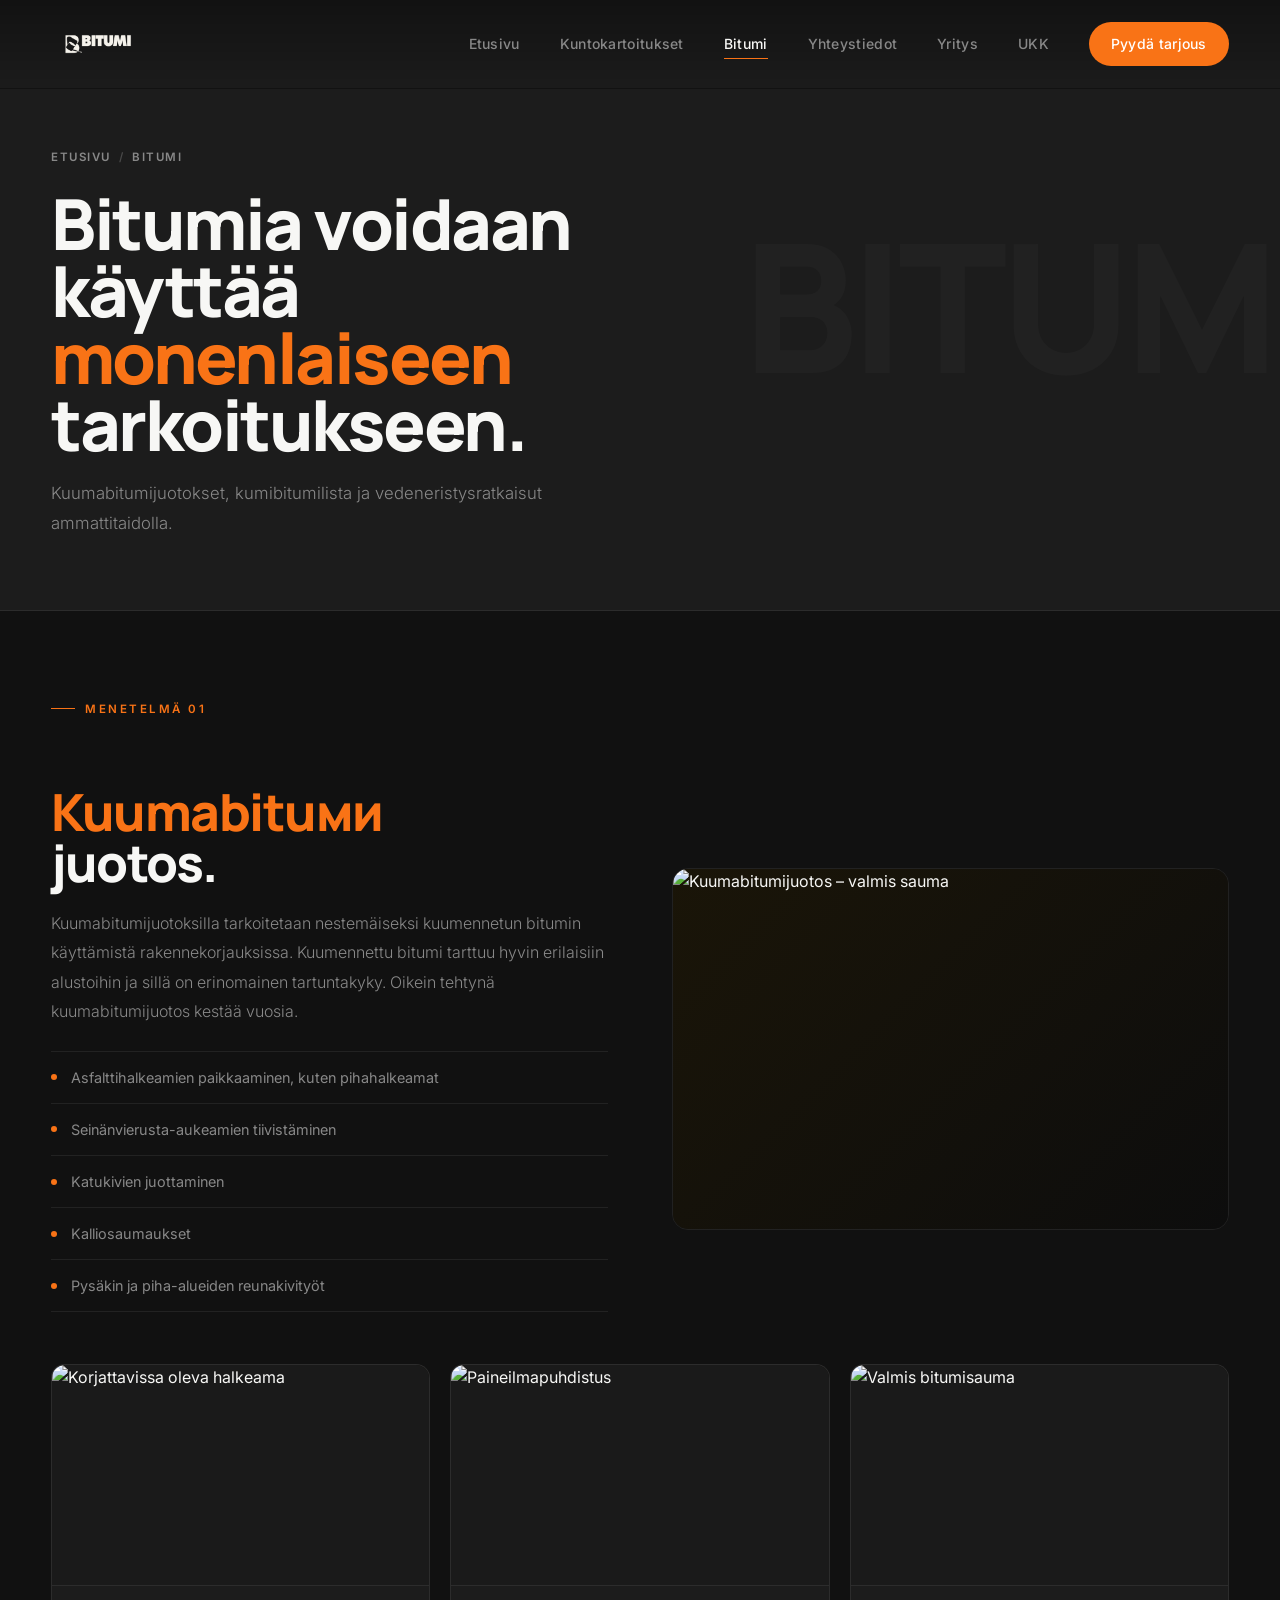
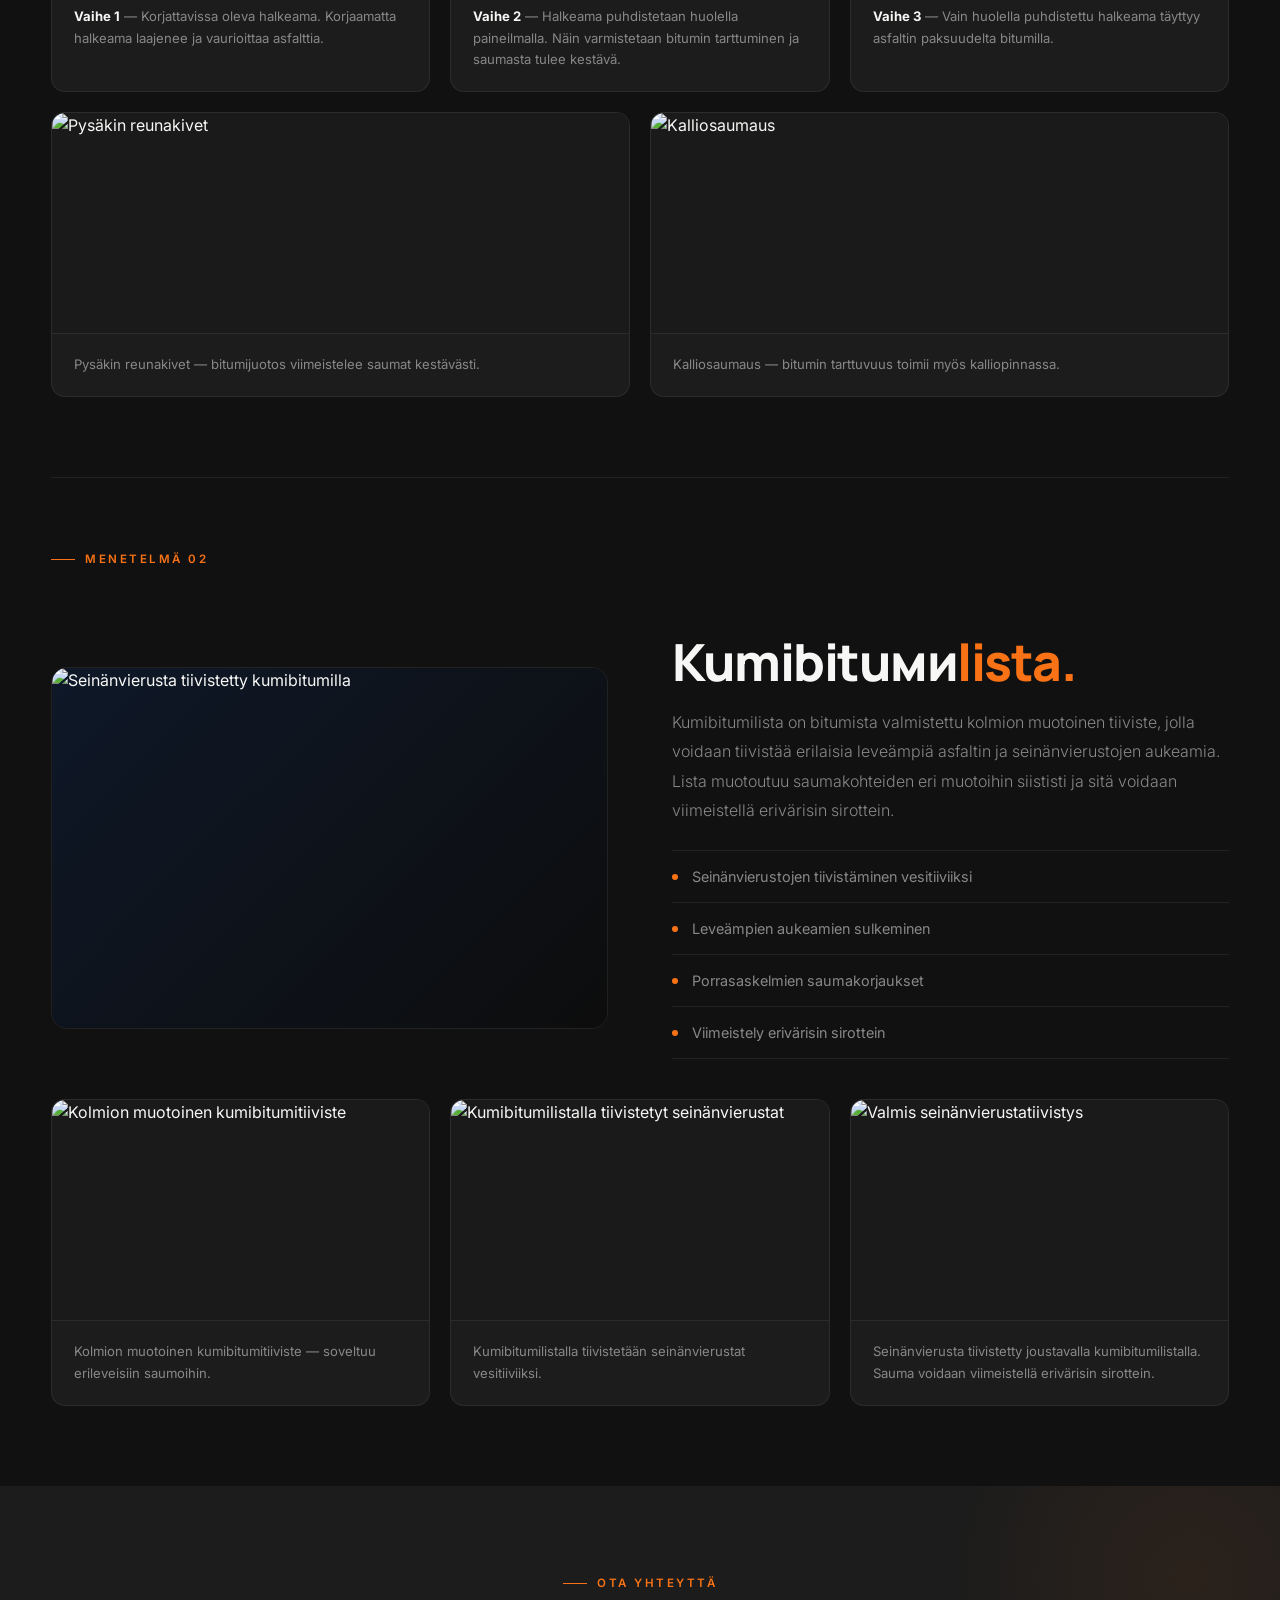
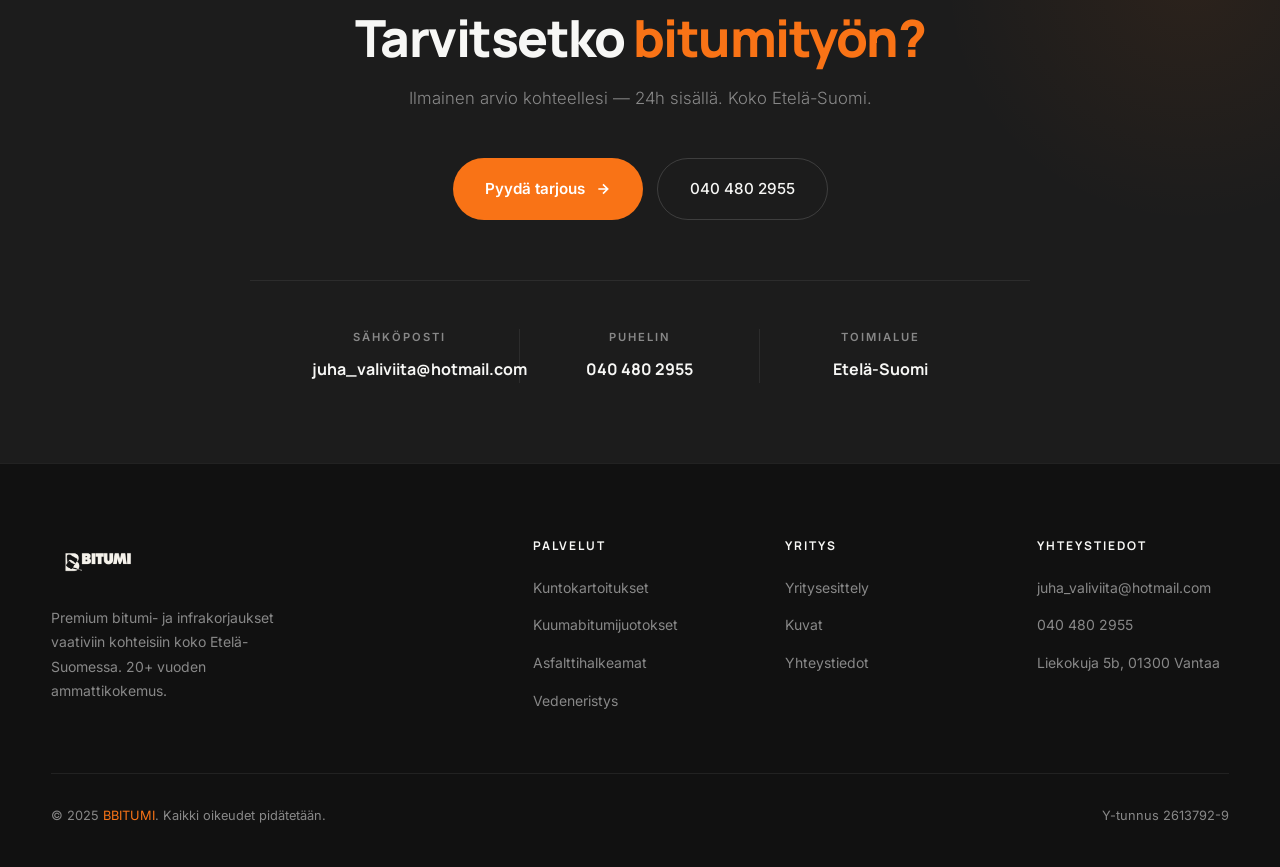
<file: bitumi.html>
﻿<!DOCTYPE html>
<html lang="fi">
<head>
  <meta charset="UTF-8" />
  <meta name="viewport" content="width=device-width, initial-scale=1.0" />
  <meta name="description" content="Bitumi – kuumabitumijuotokset, kumibitumilista ja vedeneristysratkaisut. B. Bitumi Oy, Vantaa." />
  <title>Bitumi | BBITUMI</title>
  <link rel="preconnect" href="https://fonts.googleapis.com">
  <link rel="preconnect" href="https://fonts.gstatic.com" crossorigin>
  <link href="https://fonts.googleapis.com/css2?family=Inter:ital,wght@0,300;0,400;0,500;0,600;1,300&family=Manrope:wght@600;700;800;900&display=swap" rel="stylesheet">
  <link rel="stylesheet" href="style.css">
  <style>
    .process-grid {
      display: grid;
      grid-template-columns: repeat(3, 1fr);
      gap: 20px;
      margin-top: 52px;
    }
    .process-card {
      border-radius: 14px;
      overflow: hidden;
      border: 1px solid var(--border);
      background: var(--bg2);
      transition: border-color var(--t), transform .6s var(--ease);
    }
    .process-card:hover {
      border-color: var(--border-warm);
      transform: translateY(-4px);
    }
    .process-img {
      height: 220px;
      overflow: hidden;
      background: linear-gradient(135deg,#1a1508,#111);
    }
    .process-img img {
      width:100%; height:100%; object-fit:cover;
      transition: transform .7s var(--ease);
    }
    .process-card:hover .process-img img { transform: scale(1.05); }
    .process-caption {
      padding: 20px 22px;
      font-size: .82rem;
      color: var(--muted);
      line-height: 1.65;
      border-top: 1px solid var(--border);
    }

    .two-img { display:grid; grid-template-columns:1fr 1fr; gap:20px; margin-top:20px; }

    .method-section { margin-top: 80px; padding-top: 64px; border-top: 1px solid var(--border); }
    .method-section:first-child { margin-top:0; padding-top:0; border-top:none; }

    .method-grid { display:grid; grid-template-columns:1fr 1fr; gap:64px; align-items:center; margin-top:48px; }
    .method-grid.flip { direction:rtl; }
    .method-grid.flip > * { direction:ltr; }

    .method-text p {
      font-size:1rem; color:var(--muted); line-height:1.85; font-weight:300; margin-top:20px;
    }
    .method-uses {
      margin-top: 24px;
      display: flex;
      flex-direction: column;
      gap: 0;
    }
    .method-use-item {
      display: flex;
      align-items: center;
      gap: 14px;
      padding: 14px 0;
      border-bottom: 1px solid var(--border);
      font-size: .9rem;
      color: var(--muted);
    }
    .method-use-item:first-child { border-top: 1px solid var(--border); }
    .method-use-item::before {
      content: '';
      display: block;
      width: 6px;
      height: 6px;
      min-width: 6px;
      background: var(--accent);
      border-radius: 50%;
    }

    .method-img-wrap {
      border-radius: 16px;
      overflow: hidden;
      border: 1px solid var(--border);
    }
    .method-img-wrap img {
      width:100%; height:360px; object-fit:cover;
      transition: transform .7s var(--ease);
    }
    .method-img-wrap:hover img { transform: scale(1.03); }

    @media(max-width:768px) {
      .process-grid { grid-template-columns:1fr; }
      .two-img { grid-template-columns:1fr; }
      .method-grid { grid-template-columns:1fr; gap:32px; }
      .method-grid.flip { direction:ltr; }
    }
  </style>
</head>
<body>

  <nav class="navbar" id="navbar">
    <div class="container nav-inner">
      <a href="index.html" class="logo"><img src="bitumi-logo.png" alt="BBITUMI" height="36"></a>
      <div class="nav-links">
        <a href="index.html">Etusivu</a>
        <a href="kuntokartoitukset.html">Kuntokartoitukset</a>
        <a href="bitumi.html" class="active">Bitumi</a>
        <a href="yhteystiedot.html">Yhteystiedot</a>
        <a href="yritys.html">Yritys</a>
        <a href="index.html#ukk">UKK</a>
        <a href="yhteystiedot.html" class="nav-cta">Pyydä tarjous</a>
      </div>
      <div class="hamburger" id="ham"><span></span><span></span><span></span></div>
    </div>
  </nav>
  <div class="mob-menu" id="mobMenu">
    <a href="index.html">Etusivu</a>
    <a href="kuntokartoitukset.html">Kuntokartoitukset</a>
    <a href="bitumi.html" class="active">Bitumi</a>
    <a href="yhteystiedot.html">Yhteystiedot</a>
    <a href="yritys.html">Yritys</a>
    <a href="index.html#ukk">UKK</a>
    <a href="kuvat.html">Kuvat</a>
    <a href="yhteystiedot.html" class="mob-cta">Pyydä tarjous</a>
  </div>

  <!-- PAGE HERO -->
  <section class="page-hero">
    <div class="page-hero-bg" aria-hidden="true">BITUMI</div>
    <div class="container">
      <div class="breadcrumb reveal"><a href="index.html">Etusivu</a><span class="sep">/</span><span>Bitumi</span></div>
      <h1 class="reveal d1">Bitumia voidaan käyttää<br><span class="hl">monenlaiseen</span> tarkoitukseen.</h1>
      <p class="page-hero-sub reveal d2">Kuumabitumijuotokset, kumibitumilista ja vedeneristysratkaisut ammattitaidolla.</p>
    </div>
  </section>

  <!-- KUUMABITUMIJUOTOS -->
  <section class="sec">
    <div class="container">

      <div class="method-section">
        <div class="section-label reveal">Menetelmä 01</div>
        <div class="method-grid">
          <div class="method-text">
            <h2 class="section-h reveal d1"><span class="hl">Kuumabituми</span><br>juotos.</h2>
            <p class="reveal d2">
              Kuumabitumijuotoksilla tarkoitetaan nestemäiseksi kuumennetun bitumin käyttämistä rakennekorjauksissa. Kuumennettu bitumi tarttuu hyvin erilaisiin alustoihin ja sillä on erinomainen tartuntakyky. Oikein tehtynä kuumabitumijuotos kestää vuosia.
            </p>
            <div class="method-uses reveal d3">
              <div class="method-use-item">Asfalttihalkeamien paikkaaminen, kuten pihahalkeamat</div>
              <div class="method-use-item">Seinänvierusta-aukeamien tiivistäminen</div>
              <div class="method-use-item">Katukivien juottaminen</div>
              <div class="method-use-item">Kalliosaumaukset</div>
              <div class="method-use-item">Pysäkin ja piha-alueiden reunakivityöt</div>
            </div>
          </div>
          <div class="reveal-right d1">
            <div class="method-img-wrap">
              <img src="https://www.bbitumi.fi/files/bbitumi.palvelee.fi/Bitumi_sauma"
                   alt="Kuumabitumijuotos – valmis sauma"
                   onerror="this.style.background='linear-gradient(135deg,#1a1508,#0d0d0d)';this.removeAttribute('src')">
            </div>
          </div>
        </div>

        <!-- Prosessikuvat -->
        <div class="process-grid">
          <div class="process-card reveal">
            <div class="process-img">
              <img src="https://www.bbitumi.fi/files/bbitumi.palvelee.fi/kuvat/Uudet_kuvatUusi_kansio/WP_20140923_001.jpg"
                   alt="Korjattavissa oleva halkeama"
                   onerror="this.style.background='#1a1a1a';this.removeAttribute('src')">
            </div>
            <div class="process-caption"><strong style="color:var(--cream)">Vaihe 1</strong> — Korjattavissa oleva halkeama. Korjaamatta halkeama laajenee ja vaurioittaa asfalttia.</div>
          </div>
          <div class="process-card reveal d1">
            <div class="process-img">
              <img src="https://www.bbitumi.fi/files/bbitumi.palvelee.fi/Paineilma_puhallus"
                   alt="Paineilmapuhdistus"
                   onerror="this.style.background='#1a1a1a';this.removeAttribute('src')">
            </div>
            <div class="process-caption"><strong style="color:var(--cream)">Vaihe 2</strong> — Halkeama puhdistetaan huolella paineilmalla. Näin varmistetaan bitumin tarttuminen ja saumasta tulee kestävä.</div>
          </div>
          <div class="process-card reveal d2">
            <div class="process-img">
              <img src="https://www.bbitumi.fi/files/bbitumi.palvelee.fi/Bitumi_sauma"
                   alt="Valmis bitumisauma"
                   onerror="this.style.background='#1a1a1a';this.removeAttribute('src')">
            </div>
            <div class="process-caption"><strong style="color:var(--cream)">Vaihe 3</strong> — Vain huolella puhdistettu halkeama täyttyy asfaltin paksuudelta bitumilla.</div>
          </div>
        </div>

        <div class="two-img">
          <div class="process-card reveal">
            <div class="process-img">
              <img src="https://www.bbitumi.fi/files/bbitumi.palvelee.fi/Pysakki"
                   alt="Pysäkin reunakivet"
                   onerror="this.style.background='#1a1a1a';this.removeAttribute('src')">
            </div>
            <div class="process-caption">Pysäkin reunakivet — bitumijuotos viimeistelee saumat kestävästi.</div>
          </div>
          <div class="process-card reveal d1">
            <div class="process-img">
              <img src="https://www.bbitumi.fi/files/bbitumi.palvelee.fi/Kallio_liimaus"
                   alt="Kalliosaumaus"
                   onerror="this.style.background='#1a1a1a';this.removeAttribute('src')">
            </div>
            <div class="process-caption">Kalliosaumaus — bitumin tarttuvuus toimii myös kalliopinnassa.</div>
          </div>
        </div>
      </div>

      <!-- KUMIBITUMILISTA -->
      <div class="method-section">
        <div class="section-label reveal">Menetelmä 02</div>
        <div class="method-grid flip">
          <div class="method-text">
            <h2 class="section-h reveal d1">Kumibituми<span class="hl">lista.</span></h2>
            <p class="reveal d2">
              Kumibitumilista on bitumista valmistettu kolmion muotoinen tiiviste, jolla voidaan tiivistää erilaisia leveämpiä asfaltin ja seinänvierustojen aukeamia. Lista muotoutuu saumakohteiden eri muotoihin siististi ja sitä voidaan viimeistellä erivärisin sirottein.
            </p>
            <div class="method-uses reveal d3">
              <div class="method-use-item">Seinänvierustojen tiivistäminen vesitiiviiksi</div>
              <div class="method-use-item">Leveämpien aukeamien sulkeminen</div>
              <div class="method-use-item">Porrasaskelmien saumakorjaukset</div>
              <div class="method-use-item">Viimeistely erivärisin sirottein</div>
            </div>
          </div>
          <div class="reveal-left d1">
            <div class="method-img-wrap">
              <img src="https://www.bbitumi.fi/files/bbitumi.palvelee.fi/Hitsattava_holkka"
                   alt="Seinänvierusta tiivistetty kumibitumilla"
                   onerror="this.style.background='linear-gradient(135deg,#0e1828,#0d0d0d)';this.removeAttribute('src')">
            </div>
          </div>
        </div>

        <div class="process-grid" style="margin-top:40px;">
          <div class="process-card reveal">
            <div class="process-img">
              <img src="https://www.bbitumi.fi/Kotisivukone/files/bbitumi.palvelee.fi/holkkanauha2.jpg"
                   alt="Kolmion muotoinen kumibitumitiiviste"
                   onerror="this.style.background='#1a1a1a';this.removeAttribute('src')">
            </div>
            <div class="process-caption">Kolmion muotoinen kumibitumitiiviste — soveltuu erileveisiin saumoihin.</div>
          </div>
          <div class="process-card reveal d1">
            <div class="process-img">
              <img src="https://www.bbitumi.fi/files/bbitumi.palvelee.fi/Holkan_juotos"
                   alt="Kumibitumilistalla tiivistetyt seinänvierustat"
                   onerror="this.style.background='#1a1a1a';this.removeAttribute('src')">
            </div>
            <div class="process-caption">Kumibitumilistalla tiivistetään seinänvierustat vesitiiviiksi.</div>
          </div>
          <div class="process-card reveal d2">
            <div class="process-img">
              <img src="https://www.bbitumi.fi/files/bbitumi.palvelee.fi/Hitsattava_holkka"
                   alt="Valmis seinänvierustatiivistys"
                   onerror="this.style.background='#1a1a1a';this.removeAttribute('src')">
            </div>
            <div class="process-caption">Seinänvierusta tiivistetty joustavalla kumibitumilistalla. Sauma voidaan viimeistellä erivärisin sirottein.</div>
          </div>
        </div>
      </div>

    </div>
  </section>

  <!-- CTA -->
  <section class="cta-band">
    <div class="container">
      <div class="cta-inner">
        <div class="section-label reveal">Ota yhteyttä</div>
        <h2 class="section-h reveal d1">Tarvitsetko <span class="hl">bitumityön?</span></h2>
        <p class="section-p reveal d2">Ilmainen arvio kohteellesi — 24h sisällä. Koko Etelä-Suomi.</p>
        <div class="cta-btns reveal d3">
          <a href="mailto:juha_valiviita@hotmail.com" class="btn-primary">
            Pyydä tarjous
            <svg width="16" height="16" viewBox="0 0 24 24" fill="none" stroke="currentColor" stroke-width="2.5"><path d="M5 12h14M12 5l7 7-7 7"/></svg>
          </a>
          <a href="tel:+358404802955" class="btn-ghost">040 480 2955</a>
        </div>
        <div class="cta-contacts reveal d4">
          <div class="cc-item"><div class="cc-label">Sähköposti</div><a href="mailto:juha_valiviita@hotmail.com" class="cc-val">juha_valiviita@hotmail.com</a></div>
          <div class="cc-item"><div class="cc-label">Puhelin</div><a href="tel:+358404802955" class="cc-val">040 480 2955</a></div>
          <div class="cc-item"><div class="cc-label">Toimialue</div><div class="cc-val">Etelä-Suomi</div></div>
        </div>
      </div>
    </div>
  </section>

  <footer class="footer">
    <div class="container">
      <div class="footer-grid">
        <div class="footer-brand">
          <a href="index.html" class="logo"><img src="bitumi-logo.png" alt="BBITUMI" height="36"></a>
          <p>Premium bitumi- ja infrakorjaukset vaativiin kohteisiin koko Etelä-Suomessa. 20+ vuoden ammattikokemus.</p>
        </div>
        <div class="footer-col"><h6>Palvelut</h6><ul>
          <li><a href="kuntokartoitukset.html">Kuntokartoitukset</a></li>
          <li><a href="bitumi.html">Kuumabitumijuotokset</a></li>
          <li><a href="bitumi.html">Asfalttihalkeamat</a></li>
          <li><a href="bitumi.html">Vedeneristys</a></li>
        </ul></div>
        <div class="footer-col"><h6>Yritys</h6><ul>
          <li><a href="yritys.html">Yritysesittely</a></li>
          <li><a href="kuvat.html">Kuvat</a></li>
          <li><a href="yhteystiedot.html">Yhteystiedot</a></li>
        </ul></div>
        <div class="footer-col"><h6>Yhteystiedot</h6><ul>
          <li><a href="mailto:juha_valiviita@hotmail.com">juha_valiviita@hotmail.com</a></li>
          <li><a href="tel:+358404802955">040 480 2955</a></li>
          <li><a href="#">Liekokuja 5b, 01300 Vantaa</a></li>
        </ul></div>
      </div>
      <div class="footer-bottom">
        <p>&copy; 2025 <span class="acc">BBITUMI</span>. Kaikki oikeudet pidätetään.</p>
        <p>Y-tunnus 2613792-9</p>
      </div>
    </div>
  </footer>

  <script>
    const navbar = document.getElementById('navbar');
    window.addEventListener('scroll', () => navbar.classList.toggle('scrolled', window.scrollY > 20), {passive:true});
    const ham = document.getElementById('ham'), mob = document.getElementById('mobMenu');
    ham.addEventListener('click', () => { ham.classList.toggle('open'); mob.classList.toggle('open'); });
    mob.querySelectorAll('a').forEach(a => a.addEventListener('click', () => { ham.classList.remove('open'); mob.classList.remove('open'); }));
    const ro = new IntersectionObserver(entries => entries.forEach(e => { if(e.isIntersecting){e.target.classList.add('in');ro.unobserve(e.target);} }), {threshold:.1,rootMargin:'0px 0px -50px 0px'});
    document.querySelectorAll('.reveal,.reveal-left,.reveal-right').forEach(el => ro.observe(el));
  </script>
</body>
</html>
</file>
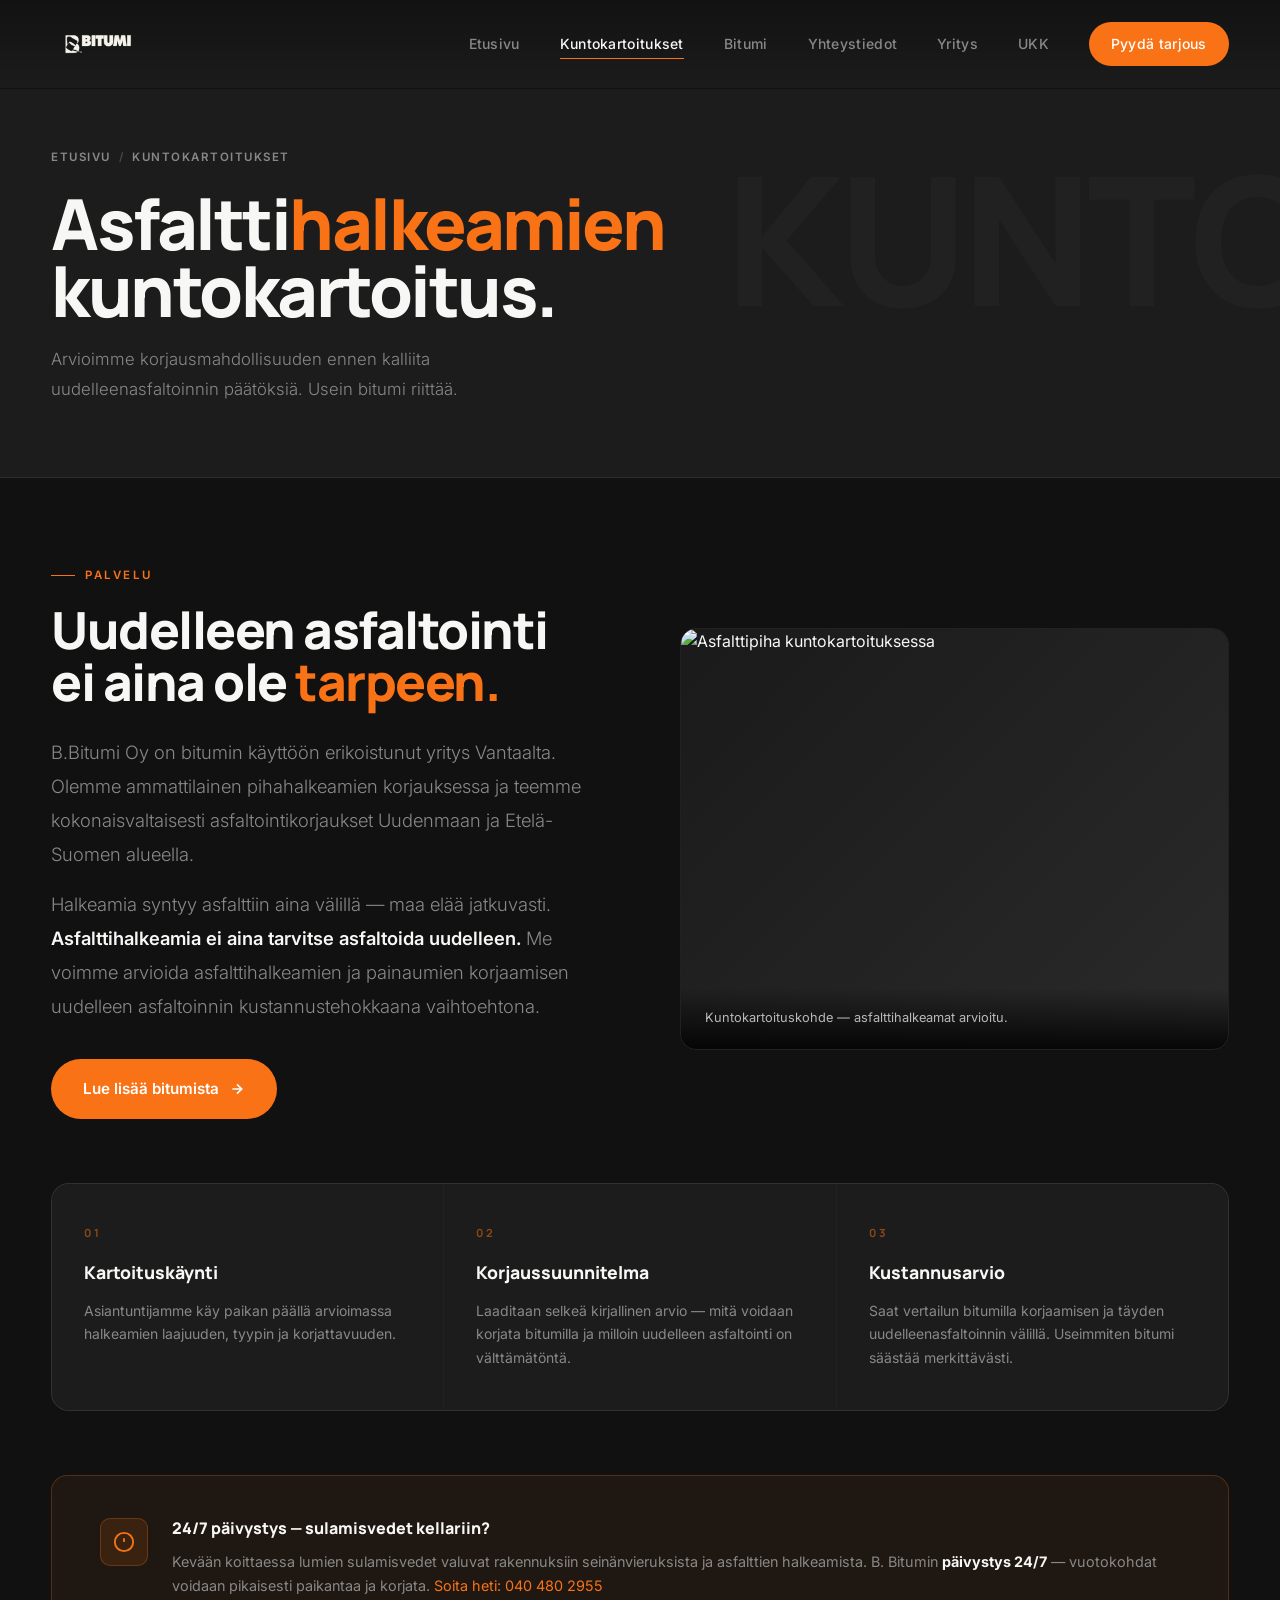
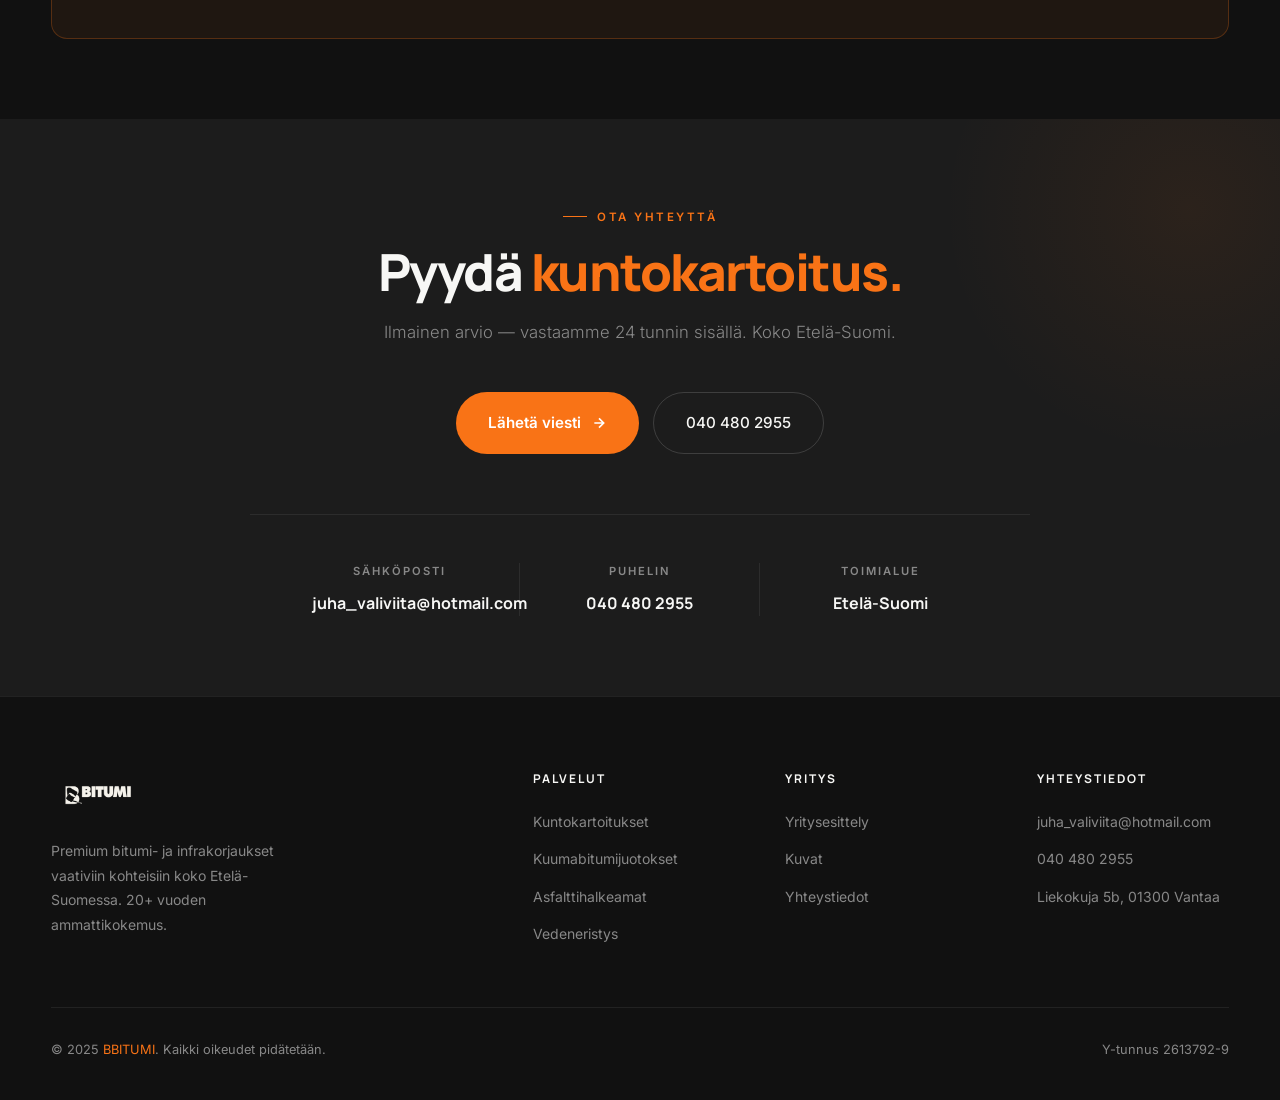
<file: kuntokartoitukset.html>
﻿<!DOCTYPE html>
<html lang="fi">
<head>
  <meta charset="UTF-8" />
  <meta name="viewport" content="width=device-width, initial-scale=1.0" />
  <meta name="description" content="Asfalttipihojen kuntokartoitukset – B. Bitumi Oy arvioi asfalttihalkeamien ja painaumien korjausmahdollisuuden uudelleen asfaltoinnin vaihtoehtona." />
  <title>Kuntokartoitukset | BBITUMI</title>
  <link rel="preconnect" href="https://fonts.googleapis.com">
  <link rel="preconnect" href="https://fonts.gstatic.com" crossorigin>
  <link href="https://fonts.googleapis.com/css2?family=Inter:ital,wght@0,300;0,400;0,500;0,600;1,300&family=Manrope:wght@600;700;800;900&display=swap" rel="stylesheet">
  <link rel="stylesheet" href="style.css">
  <style>
    /* ── Page-specific ───────────────────────────── */
    .kk-intro {
      display: grid;
      grid-template-columns: 1fr 1fr;
      gap: 80px;
      align-items: center;
    }

    .kk-lead {
      font-size: 1.15rem;
      color: var(--muted);
      line-height: 1.85;
      font-weight: 300;
    }
    .kk-lead strong { color: var(--cream); font-weight: 600; }

    .kk-img {
      border-radius: 16px;
      overflow: hidden;
      border: 1px solid var(--border);
      position: relative;
    }
    .kk-img img {
      width: 100%;
      height: 420px;
      object-fit: cover;
      transition: transform .7s var(--ease);
    }
    .kk-img:hover img { transform: scale(1.03); }
    .kk-img-caption {
      position: absolute;
      bottom: 0; left: 0; right: 0;
      padding: 20px 24px;
      background: linear-gradient(to top, rgba(0,0,0,.85) 0%, transparent 100%);
      font-size: .8rem;
      color: rgba(255,255,255,.7);
    }

    .kk-points {
      display: grid;
      grid-template-columns: repeat(3, 1fr);
      gap: 1px;
      background: var(--border);
      border: 1px solid var(--border);
      border-radius: 18px;
      overflow: hidden;
      margin-top: 64px;
    }
    .kk-point {
      background: var(--bg2);
      padding: 40px 32px;
      transition: background var(--t);
    }
    .kk-point:hover { background: #1f1f1f; }
    .kk-point-num {
      font-family: var(--font-display);
      font-size: .7rem;
      font-weight: 700;
      letter-spacing: 3px;
      color: var(--accent);
      opacity: .5;
      margin-bottom: 16px;
    }
    .kk-point h3 {
      font-family: var(--font-display);
      font-size: 1.1rem;
      font-weight: 800;
      color: var(--cream);
      margin-bottom: 12px;
    }
    .kk-point p {
      font-size: .875rem;
      color: var(--muted);
      line-height: 1.7;
    }

    .kk-alert {
      margin-top: 64px;
      padding: 40px 48px;
      background: rgba(249,115,22,.06);
      border: 1px solid var(--border-warm);
      border-radius: 16px;
      display: flex;
      gap: 24px;
      align-items: flex-start;
    }
    .kk-alert-icon {
      width: 48px;
      height: 48px;
      min-width: 48px;
      background: var(--accent-dim);
      border: 1px solid var(--border-warm);
      border-radius: 10px;
      display: flex;
      align-items: center;
      justify-content: center;
      color: var(--accent);
      margin-top: 2px;
    }
    .kk-alert-body h4 {
      font-family: var(--font-display);
      font-size: 1rem;
      font-weight: 800;
      color: var(--cream);
      margin-bottom: 8px;
    }
    .kk-alert-body p {
      font-size: .9rem;
      color: var(--muted);
      line-height: 1.7;
    }
    .kk-alert-body a { color: var(--accent); }
    .kk-alert-body a:hover { text-decoration: underline; }

    @media (max-width: 768px) {
      .kk-intro { grid-template-columns: 1fr; gap: 40px; }
      .kk-points { grid-template-columns: 1fr; }
      .kk-alert { flex-direction: column; padding: 28px 24px; }
    }
  </style>
</head>
<body>

  <!-- NAVBAR -->
  <nav class="navbar" id="navbar">
    <div class="container nav-inner">
      <a href="index.html" class="logo"><img src="bitumi-logo.png" alt="BBITUMI" height="36"></a>
      <div class="nav-links">
        <a href="index.html">Etusivu</a>
        <a href="kuntokartoitukset.html" class="active">Kuntokartoitukset</a>
        <a href="bitumi.html">Bitumi</a>
        <a href="yhteystiedot.html">Yhteystiedot</a>
        <a href="yritys.html">Yritys</a>
        <a href="index.html#ukk">UKK</a>
        <a href="yhteystiedot.html" class="nav-cta">Pyydä tarjous</a>
      </div>
      <div class="hamburger" id="ham"><span></span><span></span><span></span></div>
    </div>
  </nav>
  <div class="mob-menu" id="mobMenu">
    <a href="index.html">Etusivu</a>
    <a href="kuntokartoitukset.html" class="active">Kuntokartoitukset</a>
    <a href="bitumi.html">Bitumi</a>
    <a href="yhteystiedot.html">Yhteystiedot</a>
    <a href="yritys.html">Yritys</a>
    <a href="index.html#ukk">UKK</a>
    <a href="kuvat.html">Kuvat</a>
    <a href="yhteystiedot.html" class="mob-cta">Pyydä tarjous</a>
  </div>

  <!-- PAGE HERO -->
  <section class="page-hero">
    <div class="page-hero-bg" aria-hidden="true">KUNTO</div>
    <div class="container">
      <div class="breadcrumb reveal">
        <a href="index.html">Etusivu</a>
        <span class="sep">/</span>
        <span>Kuntokartoitukset</span>
      </div>
      <h1 class="reveal d1">
        Asfaltti<span class="hl">halkeamien</span><br>kuntokartoitus.
      </h1>
      <p class="page-hero-sub reveal d2">
        Arvioimme korjausmahdollisuuden ennen kalliita uudelleenasfaltoinnin päätöksiä.
        Usein bitumi riittää.
      </p>
    </div>
  </section>

  <!-- INTRO SECTION -->
  <section class="sec">
    <div class="container">
      <div class="kk-intro">
        <div>
          <div class="section-label reveal">Palvelu</div>
          <h2 class="section-h reveal d1">
            Uudelleen asfaltointi<br>ei aina ole <span class="hl">tarpeen.</span>
          </h2>
          <p class="kk-lead reveal d2" style="margin-top:28px;">
            B.Bitumi Oy on bitumin käyttöön erikoistunut yritys Vantaalta. Olemme ammattilainen pihahalkeamien korjauksessa ja teemme kokonaisvaltaisesti asfaltointikorjaukset Uudenmaan ja Etelä-Suomen alueella.
          </p>
          <p class="kk-lead reveal d3" style="margin-top:16px;">
            Halkeamia syntyy asfalttiin aina välillä — maa elää jatkuvasti. <strong>Asfalttihalkeamia ei aina tarvitse asfaltoida uudelleen.</strong> Me voimme arvioida asfalttihalkeamien ja painaumien korjaamisen uudelleen asfaltoinnin kustannustehokkaana vaihtoehtona.
          </p>
          <div style="margin-top:36px;" class="reveal d4">
            <a href="bitumi.html" class="btn-primary">
              Lue lisää bitumista
              <svg width="16" height="16" viewBox="0 0 24 24" fill="none" stroke="currentColor" stroke-width="2.5"><path d="M5 12h14M12 5l7 7-7 7"/></svg>
            </a>
          </div>
        </div>
        <div class="kk-img reveal-right d1">
          <img src="https://www.bbitumi.fi/files/bbitumi.palvelee.fi/WP_20170410_14_24_33_Pro.jpg"
               alt="Asfalttipiha kuntokartoituksessa"
               onerror="this.style.background='linear-gradient(135deg,#1a1a1a,#2a2a2a)';this.removeAttribute('src')">
          <div class="kk-img-caption">Kuntokartoituskohde — asfalttihalkeamat arvioitu.</div>
        </div>
      </div>

      <!-- Process steps -->
      <div class="kk-points">
        <div class="kk-point reveal">
          <div class="kk-point-num">01</div>
          <h3>Kartoituskäynti</h3>
          <p>Asiantuntijamme käy paikan päällä arvioimassa halkeamien laajuuden, tyypin ja korjattavuuden.</p>
        </div>
        <div class="kk-point reveal d1">
          <div class="kk-point-num">02</div>
          <h3>Korjaussuunnitelma</h3>
          <p>Laaditaan selkeä kirjallinen arvio — mitä voidaan korjata bitumilla ja milloin uudelleen asfaltointi on välttämätöntä.</p>
        </div>
        <div class="kk-point reveal d2">
          <div class="kk-point-num">03</div>
          <h3>Kustannusarvio</h3>
          <p>Saat vertailun bitumilla korjaamisen ja täyden uudelleenasfaltoinnin välillä. Useimmiten bitumi säästää merkittävästi.</p>
        </div>
      </div>

      <!-- Alert box -->
      <div class="kk-alert reveal">
        <div class="kk-alert-icon">
          <svg width="22" height="22" viewBox="0 0 24 24" fill="none" stroke="currentColor" stroke-width="2" aria-hidden="true">
            <circle cx="12" cy="12" r="10"/><path d="M12 8v4m0 4h.01"/>
          </svg>
        </div>
        <div class="kk-alert-body">
          <h4>24/7 päivystys — sulamisvedet kellariin?</h4>
          <p>Kevään koittaessa lumien sulamisvedet valuvat rakennuksiin seinänvieruksista ja asfalttien halkeamista. B. Bitumin <strong style="color:var(--cream)">päivystys 24/7</strong> — vuotokohdat voidaan pikaisesti paikantaa ja korjata. <a href="yhteystiedot.html">Soita heti: 040 480 2955</a></p>
        </div>
      </div>
    </div>
  </section>

  <!-- CTA -->
  <section class="cta-band" id="yhteystiedot">
    <div class="container">
      <div class="cta-inner">
        <div class="section-label reveal">Ota yhteyttä</div>
        <h2 class="section-h reveal d1">Pyydä <span class="hl">kuntokartoitus.</span></h2>
        <p class="section-p reveal d2">Ilmainen arvio — vastaamme 24 tunnin sisällä. Koko Etelä-Suomi.</p>
        <div class="cta-btns reveal d3">
          <a href="mailto:juha_valiviita@hotmail.com" class="btn-primary">
            Lähetä viesti
            <svg width="16" height="16" viewBox="0 0 24 24" fill="none" stroke="currentColor" stroke-width="2.5"><path d="M5 12h14M12 5l7 7-7 7"/></svg>
          </a>
          <a href="tel:+358404802955" class="btn-ghost">040 480 2955</a>
        </div>
        <div class="cta-contacts reveal d4">
          <div class="cc-item"><div class="cc-label">Sähköposti</div><a href="mailto:juha_valiviita@hotmail.com" class="cc-val">juha_valiviita@hotmail.com</a></div>
          <div class="cc-item"><div class="cc-label">Puhelin</div><a href="tel:+358404802955" class="cc-val">040 480 2955</a></div>
          <div class="cc-item"><div class="cc-label">Toimialue</div><div class="cc-val">Etelä-Suomi</div></div>
        </div>
      </div>
    </div>
  </section>

  <!-- FOOTER -->
  <footer class="footer">
    <div class="container">
      <div class="footer-grid">
        <div class="footer-brand">
          <a href="index.html" class="logo"><img src="bitumi-logo.png" alt="BBITUMI" height="36"></a>
          <p>Premium bitumi- ja infrakorjaukset vaativiin kohteisiin koko Etelä-Suomessa. 20+ vuoden ammattikokemus.</p>
        </div>
        <div class="footer-col"><h6>Palvelut</h6><ul>
          <li><a href="kuntokartoitukset.html">Kuntokartoitukset</a></li>
          <li><a href="bitumi.html">Kuumabitumijuotokset</a></li>
          <li><a href="bitumi.html">Asfalttihalkeamat</a></li>
          <li><a href="bitumi.html">Vedeneristys</a></li>
        </ul></div>
        <div class="footer-col"><h6>Yritys</h6><ul>
          <li><a href="yritys.html">Yritysesittely</a></li>
          <li><a href="kuvat.html">Kuvat</a></li>
          <li><a href="yhteystiedot.html">Yhteystiedot</a></li>
        </ul></div>
        <div class="footer-col"><h6>Yhteystiedot</h6><ul>
          <li><a href="mailto:juha_valiviita@hotmail.com">juha_valiviita@hotmail.com</a></li>
          <li><a href="tel:+358404802955">040 480 2955</a></li>
          <li><a href="#">Liekokuja 5b, 01300 Vantaa</a></li>
        </ul></div>
      </div>
      <div class="footer-bottom">
        <p>&copy; 2025 <span class="acc">BBITUMI</span>. Kaikki oikeudet pidätetään.</p>
        <p>Y-tunnus 2613792-9</p>
      </div>
    </div>
  </footer>

  <script>
    const navbar = document.getElementById('navbar');
    window.addEventListener('scroll', () => navbar.classList.toggle('scrolled', window.scrollY > 20), {passive:true});
    const ham = document.getElementById('ham'), mob = document.getElementById('mobMenu');
    ham.addEventListener('click', () => { ham.classList.toggle('open'); mob.classList.toggle('open'); });
    mob.querySelectorAll('a').forEach(a => a.addEventListener('click', () => { ham.classList.remove('open'); mob.classList.remove('open'); }));
    const ro = new IntersectionObserver(entries => entries.forEach(e => { if(e.isIntersecting){e.target.classList.add('in');ro.unobserve(e.target);} }), {threshold:.1,rootMargin:'0px 0px -50px 0px'});
    document.querySelectorAll('.reveal,.reveal-left,.reveal-right').forEach(el => ro.observe(el));
  </script>
</body>
</html>
</file>
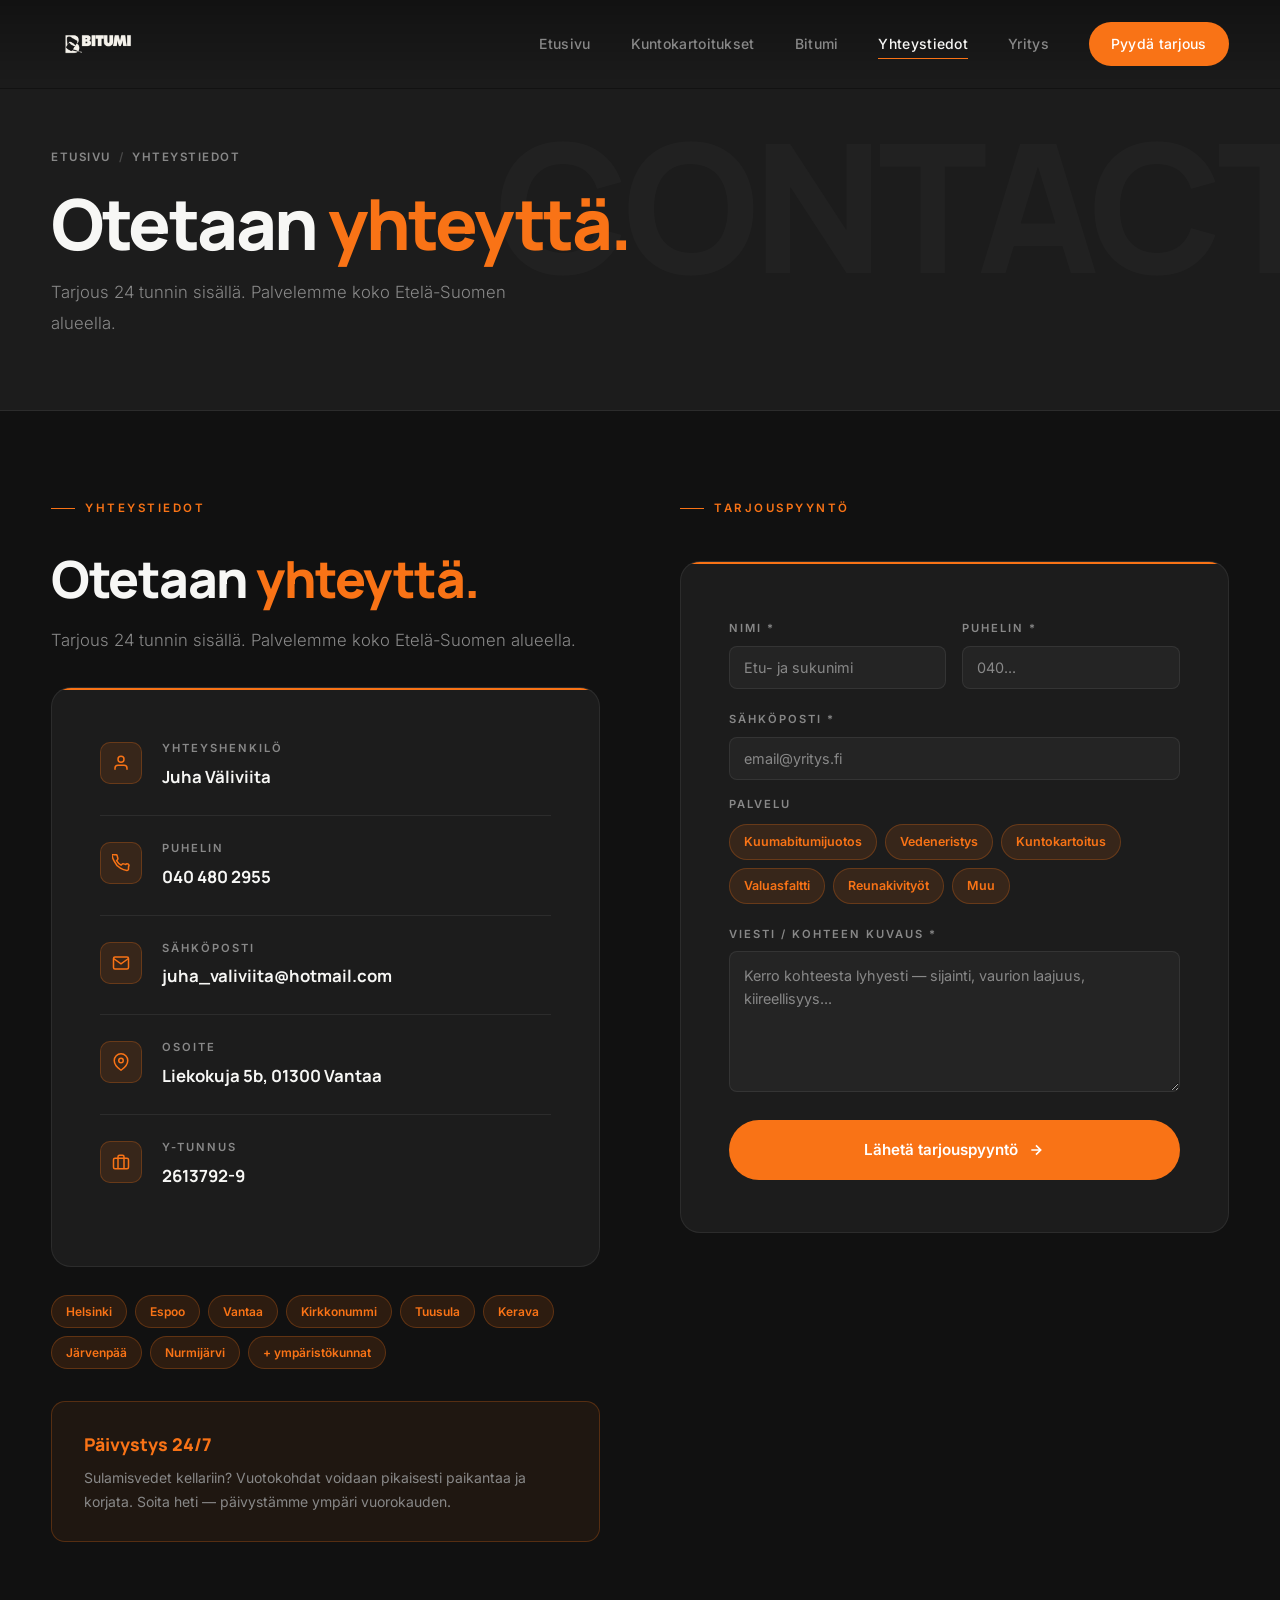
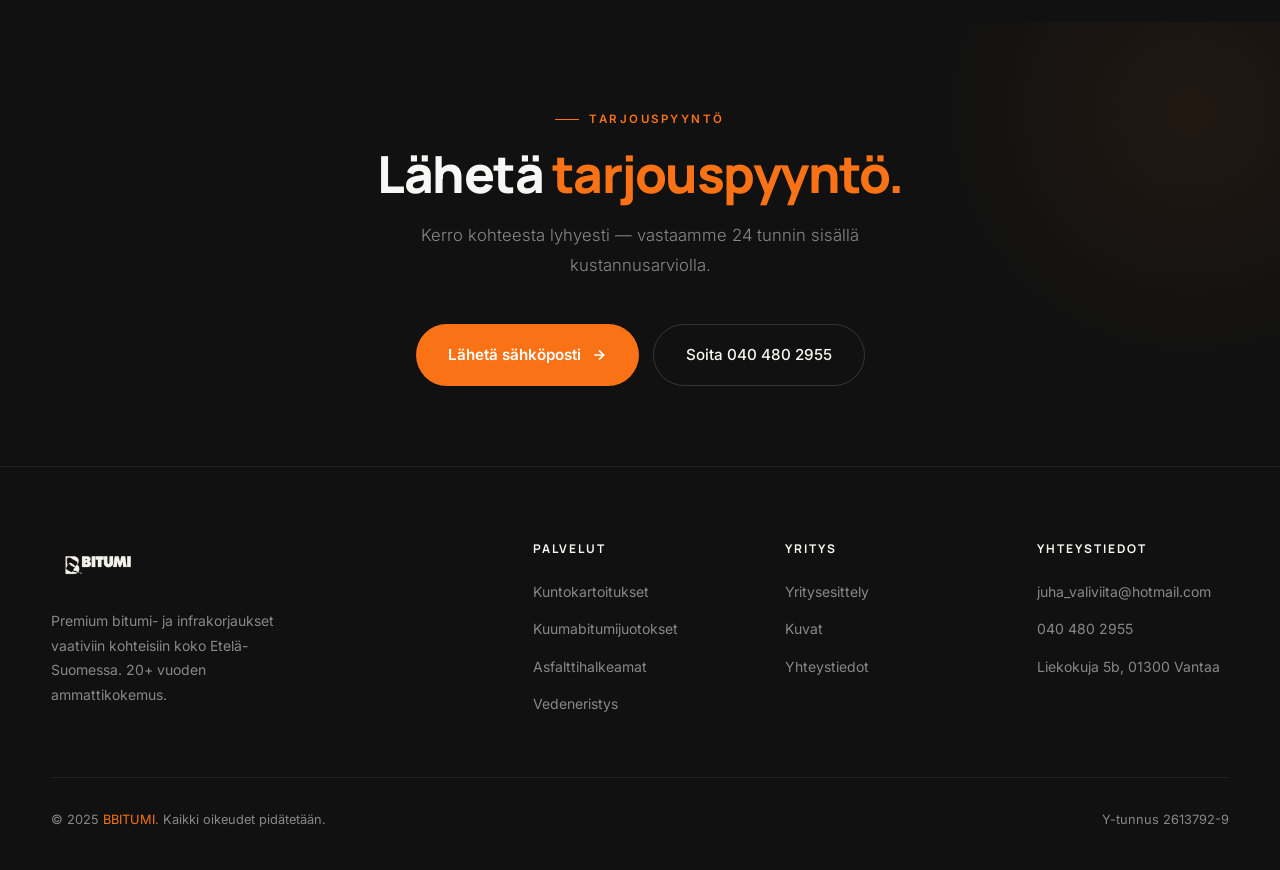
<file: yhteystiedot.html>
﻿<!DOCTYPE html>
<html lang="fi">
<head>
  <meta charset="UTF-8" />
  <meta name="viewport" content="width=device-width, initial-scale=1.0" />
  <meta name="description" content="B. Bitumi Oy yhteystiedot – Juha Väliviita, 040 480 2955, Liekokuja 5b, Vantaa. Palvelemme koko Etelä-Suomea." />
  <title>Yhteystiedot | BBITUMI</title>
  <link rel="preconnect" href="https://fonts.googleapis.com">
  <link rel="preconnect" href="https://fonts.gstatic.com" crossorigin>
  <link href="https://fonts.googleapis.com/css2?family=Inter:ital,wght@0,300;0,400;0,500;0,600;1,300&family=Manrope:wght@600;700;800;900&display=swap" rel="stylesheet">
  <link rel="stylesheet" href="style.css">
  <style>
    .contact-grid {
      display: grid;
      grid-template-columns: 1fr 1fr;
      gap: 80px;
      align-items: start;
    }

    .contact-card {
      background: var(--bg2);
      border: 1px solid var(--border);
      border-radius: 20px;
      padding: 52px 48px;
      position: relative;
      overflow: hidden;
    }
    .contact-card::before {
      content: '';
      position: absolute;
      top: 0; left: 0; right: 0;
      height: 2px;
      background: var(--accent);
    }

    .contact-row {
      display: flex;
      align-items: flex-start;
      gap: 20px;
      padding: 24px 0;
      border-bottom: 1px solid var(--border);
    }
    .contact-row:last-child { border-bottom: none; }
    .contact-row:first-child { padding-top: 0; }

    .contact-ico {
      width: 42px; height: 42px; min-width: 42px;
      background: var(--accent-dim);
      border: 1px solid var(--border-warm);
      border-radius: 10px;
      display: flex; align-items: center; justify-content: center;
      color: var(--accent);
      margin-top: 2px;
    }

    .contact-row-label {
      font-size: .7rem; font-weight: 600;
      letter-spacing: 2px; text-transform: uppercase;
      color: var(--muted); margin-bottom: 6px;
    }
    .contact-row-val {
      font-family: var(--font-display);
      font-size: 1.05rem; font-weight: 700;
      color: var(--cream); transition: color var(--t);
    }
    .contact-row-val:hover { color: var(--accent); }

    .area-chips {
      display: flex; flex-wrap: wrap; gap: 8px; margin-top: 28px;
    }
    .chip {
      padding: 6px 14px;
      background: var(--accent-dim);
      border: 1px solid var(--border-warm);
      border-radius: 999px;
      font-size: .75rem; font-weight: 600;
      color: var(--accent);
    }

    .alert-24 {
      margin-top: 32px;
      padding: 28px 32px;
      background: rgba(249,115,22,.06);
      border: 1px solid var(--border-warm);
      border-radius: 14px;
    }
    .alert-24 strong { color: var(--accent); font-family: var(--font-display); font-size: 1.1rem; font-weight: 800; display: block; margin-bottom: 8px; }
    .alert-24 p { font-size: .875rem; color: var(--muted); line-height: 1.65; }

    .trust-badges { margin-top: 48px; }
    .trust-badges h4 {
      font-family: var(--font-display); font-weight: 700;
      font-size: .75rem; letter-spacing: 2px; text-transform: uppercase;
      color: var(--muted); margin-bottom: 20px;
    }
    .badge-list { display: flex; flex-direction: column; gap: 14px; }
    .badge-item {
      display: flex; align-items: center; gap: 14px;
      font-size: .875rem; color: var(--muted); line-height: 1.5;
    }
    .badge-dot { width:8px; height:8px; min-width:8px; background:var(--accent); border-radius:50%; }

    .svc-chip {
      padding: 7px 14px;
      background: var(--accent-dim);
      border: 1px solid var(--border-warm);
      border-radius: 999px;
      font-size: 0.78rem;
      font-weight: 600;
      color: var(--accent);
      cursor: pointer;
      transition: background var(--t), border-color var(--t), color var(--t);
    }
    .svc-chip.active {
      background: var(--accent);
      border-color: var(--accent);
      color: #fff;
    }
    .form-input {
      width: 100%;
      background: rgba(255,255,255,0.04);
      border: 1px solid var(--border);
      border-radius: 8px;
      padding: 12px 14px;
      font-size: 0.9rem;
      color: var(--cream);
      font-family: var(--font-body);
      margin-top: 6px;
      transition: border-color var(--t);
      outline: none;
    }
    .form-input:focus { border-color: rgba(249,115,22,0.4); }
    .form-input::placeholder { color: var(--muted); }
    textarea.form-input { resize: vertical; line-height: 1.6; }

    @media(max-width:768px) {
      .contact-grid { grid-template-columns:1fr; gap:32px; }
      .contact-card { padding:36px 28px; }
    }
  </style>
</head>
<body>

  <nav class="navbar" id="navbar">
    <div class="container nav-inner">
      <a href="index.html" class="logo"><img src="bitumi-logo.png" alt="BBITUMI" height="36"></a>
      <div class="nav-links">
        <a href="index.html">Etusivu</a>
        <a href="kuntokartoitukset.html">Kuntokartoitukset</a>
        <a href="bitumi.html">Bitumi</a>
        <a href="yhteystiedot.html" class="active">Yhteystiedot</a>
        <a href="yritys.html">Yritys</a>
        <a href="yhteystiedot.html" class="nav-cta">Pyydä tarjous</a>
      </div>
      <div class="hamburger" id="ham"><span></span><span></span><span></span></div>
    </div>
  </nav>
  <div class="mob-menu" id="mobMenu">
    <a href="index.html">Etusivu</a>
    <a href="kuntokartoitukset.html">Kuntokartoitukset</a>
    <a href="bitumi.html">Bitumi</a>
    <a href="yhteystiedot.html" class="active">Yhteystiedot</a>
    <a href="yritys.html">Yritys</a>
    <a href="kuvat.html">Kuvat</a>
    <a href="yhteystiedot.html" class="mob-cta">Pyydä tarjous</a>
  </div>

  <!-- PAGE HERO -->
  <section class="page-hero">
    <div class="page-hero-bg" aria-hidden="true">CONTACT</div>
    <div class="container">
      <div class="breadcrumb reveal"><a href="index.html">Etusivu</a><span class="sep">/</span><span>Yhteystiedot</span></div>
      <h1 class="reveal d1">Otetaan <span class="hl">yhteyttä.</span></h1>
      <p class="page-hero-sub reveal d2">Tarjous 24 tunnin sisällä. Palvelemme koko Etelä-Suomen alueella.</p>
    </div>
  </section>

  <!-- CONTACT SECTION -->
  <section class="sec">
    <div class="container">
      <div class="contact-grid">

        <!-- Vasen: yhteystiedot -->
        <div class="reveal">
          <div class="section-label">Yhteystiedot</div>
          <h2 class="section-h" style="margin-top:16px; max-width:100%;">Otetaan <span class="hl">yhteyttä.</span></h2>
          <p class="section-p" style="margin-bottom:32px;">Tarjous 24 tunnin sisällä. Palvelemme koko Etelä-Suomen alueella.</p>

          <div class="contact-card">
            <div class="contact-row">
              <div class="contact-ico">
                <svg width="18" height="18" viewBox="0 0 24 24" fill="none" stroke="currentColor" stroke-width="2"><path d="M20 21v-2a4 4 0 00-4-4H8a4 4 0 00-4 4v2"/><circle cx="12" cy="7" r="4"/></svg>
              </div>
              <div>
                <div class="contact-row-label">Yhteyshenkilö</div>
                <div class="contact-row-val">Juha Väliviita</div>
              </div>
            </div>
            <div class="contact-row">
              <div class="contact-ico">
                <svg width="18" height="18" viewBox="0 0 24 24" fill="none" stroke="currentColor" stroke-width="2"><path d="M22 16.92v3a2 2 0 01-2.18 2 19.79 19.79 0 01-8.63-3.07A19.5 19.5 0 013.09 9.81a19.79 19.79 0 01-3.07-8.67A2 2 0 012 .9h3a2 2 0 012 1.72c.127.96.361 1.903.7 2.81a2 2 0 01-.45 2.11L6.09 8.91a16 16 0 006 6l1.27-1.27a2 2 0 012.11-.45c.907.339 1.85.573 2.81.7A2 2 0 0122 16.92z"/></svg>
              </div>
              <div>
                <div class="contact-row-label">Puhelin</div>
                <a href="tel:+358404802955" class="contact-row-val">040 480 2955</a>
              </div>
            </div>
            <div class="contact-row">
              <div class="contact-ico">
                <svg width="18" height="18" viewBox="0 0 24 24" fill="none" stroke="currentColor" stroke-width="2"><path d="M4 4h16c1.1 0 2 .9 2 2v12c0 1.1-.9 2-2 2H4c-1.1 0-2-.9-2-2V6c0-1.1.9-2 2-2z"/><polyline points="22,6 12,13 2,6"/></svg>
              </div>
              <div>
                <div class="contact-row-label">Sähköposti</div>
                <a href="mailto:juha_valiviita@hotmail.com" class="contact-row-val">juha_valiviita@hotmail.com</a>
              </div>
            </div>
            <div class="contact-row">
              <div class="contact-ico">
                <svg width="18" height="18" viewBox="0 0 24 24" fill="none" stroke="currentColor" stroke-width="2"><path d="M21 10c0 7-9 13-9 13S3 17 3 10a9 9 0 0118 0z"/><circle cx="12" cy="10" r="3"/></svg>
              </div>
              <div>
                <div class="contact-row-label">Osoite</div>
                <div class="contact-row-val" style="cursor:default;">Liekokuja 5b, 01300 Vantaa</div>
              </div>
            </div>
            <div class="contact-row">
              <div class="contact-ico">
                <svg width="18" height="18" viewBox="0 0 24 24" fill="none" stroke="currentColor" stroke-width="2"><rect x="2" y="7" width="20" height="14" rx="2"/><path d="M16 21V5a2 2 0 00-2-2h-4a2 2 0 00-2 2v16"/></svg>
              </div>
              <div>
                <div class="contact-row-label">Y-tunnus</div>
                <div class="contact-row-val" style="cursor:default;">2613792-9</div>
              </div>
            </div>
          </div>

          <div class="area-chips">
            <span class="chip">Helsinki</span><span class="chip">Espoo</span><span class="chip">Vantaa</span>
            <span class="chip">Kirkkonummi</span><span class="chip">Tuusula</span><span class="chip">Kerava</span>
            <span class="chip">Järvenpää</span><span class="chip">Nurmijärvi</span><span class="chip">+ ympäristökunnat</span>
          </div>

          <div class="alert-24">
            <strong>Päivystys 24/7</strong>
            <p>Sulamisvedet kellariin? Vuotokohdat voidaan pikaisesti paikantaa ja korjata. Soita heti — päivystämme ympäri vuorokauden.</p>
          </div>
        </div>

        <!-- Oikea: lomake -->
        <div class="reveal d1">
          <div class="section-label">Tarjouspyyntö</div>
          <div class="contact-card" style="margin-top:24px;">
            <form id="contactForm" onsubmit="sendMail(event)">

              <div style="display:grid; grid-template-columns:1fr 1fr; gap:16px; margin-bottom:16px;">
                <div>
                  <label class="contact-row-label" for="cf-name">Nimi *</label>
                  <input id="cf-name" name="name" type="text" required placeholder="Etu- ja sukunimi" class="form-input">
                </div>
                <div>
                  <label class="contact-row-label" for="cf-phone">Puhelin *</label>
                  <input id="cf-phone" name="phone" type="tel" required placeholder="040..." class="form-input">
                </div>
              </div>

              <div style="margin-bottom:16px;">
                <label class="contact-row-label" for="cf-email">Sähköposti *</label>
                <input id="cf-email" name="email" type="email" required placeholder="email@yritys.fi" class="form-input">
              </div>

              <div style="margin-bottom:16px;">
                <div class="contact-row-label" style="margin-bottom:10px;">Palvelu</div>
                <div style="display:flex; flex-wrap:wrap; gap:8px;">
                  <button type="button" class="svc-chip" data-val="Kuumabitumijuotos" onclick="toggleChip(this)">Kuumabitumijuotos</button>
                  <button type="button" class="svc-chip" data-val="Vedeneristys" onclick="toggleChip(this)">Vedeneristys</button>
                  <button type="button" class="svc-chip" data-val="Kuntokartoitus" onclick="toggleChip(this)">Kuntokartoitus</button>
                  <button type="button" class="svc-chip" data-val="Valuasfaltti" onclick="toggleChip(this)">Valuasfaltti</button>
                  <button type="button" class="svc-chip" data-val="Reunakivityöt" onclick="toggleChip(this)">Reunakivityöt</button>
                  <button type="button" class="svc-chip" data-val="Muu" onclick="toggleChip(this)">Muu</button>
                </div>
              </div>

              <div style="margin-bottom:20px;">
                <label class="contact-row-label" for="cf-msg">Viesti / kohteen kuvaus *</label>
                <textarea id="cf-msg" name="message" required placeholder="Kerro kohteesta lyhyesti — sijainti, vaurion laajuus, kiireellisyys..." rows="5" class="form-input"></textarea>
              </div>

              <button type="submit" class="btn-primary" style="width:100%; justify-content:center;">
                Lähetä tarjouspyyntö
                <svg width="16" height="16" viewBox="0 0 24 24" fill="none" stroke="currentColor" stroke-width="2.5" aria-hidden="true"><path d="M5 12h14M12 5l7 7-7 7"/></svg>
              </button>

            </form>
          </div>
        </div>

      </div>
    </div>
  </section>

  <!-- CTA -->
  <section class="cta-band" style="background:var(--bg);">
    <div class="container">
      <div class="cta-inner">
        <div class="section-label reveal">Tarjouspyyntö</div>
        <h2 class="section-h reveal d1">Lähetä <span class="hl">tarjouspyyntö.</span></h2>
        <p class="section-p reveal d2">Kerro kohteesta lyhyesti — vastaamme 24 tunnin sisällä kustannusarviolla.</p>
        <div class="cta-btns reveal d3">
          <a href="mailto:juha_valiviita@hotmail.com" class="btn-primary">
            Lähetä sähköposti
            <svg width="16" height="16" viewBox="0 0 24 24" fill="none" stroke="currentColor" stroke-width="2.5"><path d="M5 12h14M12 5l7 7-7 7"/></svg>
          </a>
          <a href="tel:+358404802955" class="btn-ghost">Soita 040 480 2955</a>
        </div>
      </div>
    </div>
  </section>

  <footer class="footer">
    <div class="container">
      <div class="footer-grid">
        <div class="footer-brand">
          <a href="index.html" class="logo"><img src="bitumi-logo.png" alt="BBITUMI" height="36"></a>
          <p>Premium bitumi- ja infrakorjaukset vaativiin kohteisiin koko Etelä-Suomessa. 20+ vuoden ammattikokemus.</p>
        </div>
        <div class="footer-col"><h6>Palvelut</h6><ul>
          <li><a href="kuntokartoitukset.html">Kuntokartoitukset</a></li>
          <li><a href="bitumi.html">Kuumabitumijuotokset</a></li>
          <li><a href="bitumi.html">Asfalttihalkeamat</a></li>
          <li><a href="bitumi.html">Vedeneristys</a></li>
        </ul></div>
        <div class="footer-col"><h6>Yritys</h6><ul>
          <li><a href="yritys.html">Yritysesittely</a></li>
          <li><a href="kuvat.html">Kuvat</a></li>
          <li><a href="yhteystiedot.html">Yhteystiedot</a></li>
        </ul></div>
        <div class="footer-col"><h6>Yhteystiedot</h6><ul>
          <li><a href="mailto:juha_valiviita@hotmail.com">juha_valiviita@hotmail.com</a></li>
          <li><a href="tel:+358404802955">040 480 2955</a></li>
          <li><a href="#">Liekokuja 5b, 01300 Vantaa</a></li>
        </ul></div>
      </div>
      <div class="footer-bottom">
        <p>&copy; 2025 <span class="acc">BBITUMI</span>. Kaikki oikeudet pidätetään.</p>
        <p>Y-tunnus 2613792-9</p>
      </div>
    </div>
  </footer>

  <script>
    function toggleChip(el) { el.classList.toggle('active'); }

    function sendMail(e) {
      e.preventDefault();
      const name  = document.getElementById('cf-name').value.trim();
      const phone = document.getElementById('cf-phone').value.trim();
      const email = document.getElementById('cf-email').value.trim();
      const msg   = document.getElementById('cf-msg').value.trim();
      const chips = [...document.querySelectorAll('.svc-chip.active')].map(c => c.dataset.val).join(', ') || 'Ei valittu';
      const subject = encodeURIComponent('Tarjouspyyntö – ' + chips);
      const body = encodeURIComponent('Nimi: ' + name + '\nPuhelin: ' + phone + '\nSähköposti: ' + email + '\nPalvelu: ' + chips + '\n\nViesti:\n' + msg);
      window.location.href = 'mailto:juha_valiviita@hotmail.com?subject=' + subject + '&body=' + body;
    }

    const navbar = document.getElementById('navbar');
    window.addEventListener('scroll', () => navbar.classList.toggle('scrolled', window.scrollY > 20), {passive:true});
    const ham = document.getElementById('ham'), mob = document.getElementById('mobMenu');
    ham.addEventListener('click', () => { ham.classList.toggle('open'); mob.classList.toggle('open'); });
    mob.querySelectorAll('a').forEach(a => a.addEventListener('click', () => { ham.classList.remove('open'); mob.classList.remove('open'); }));
    const ro = new IntersectionObserver(entries => entries.forEach(e => { if(e.isIntersecting){e.target.classList.add('in');ro.unobserve(e.target);} }), {threshold:.1,rootMargin:'0px 0px -50px 0px'});
    document.querySelectorAll('.reveal,.reveal-left,.reveal-right').forEach(el => ro.observe(el));
  </script>
</body>
</html>
</file>
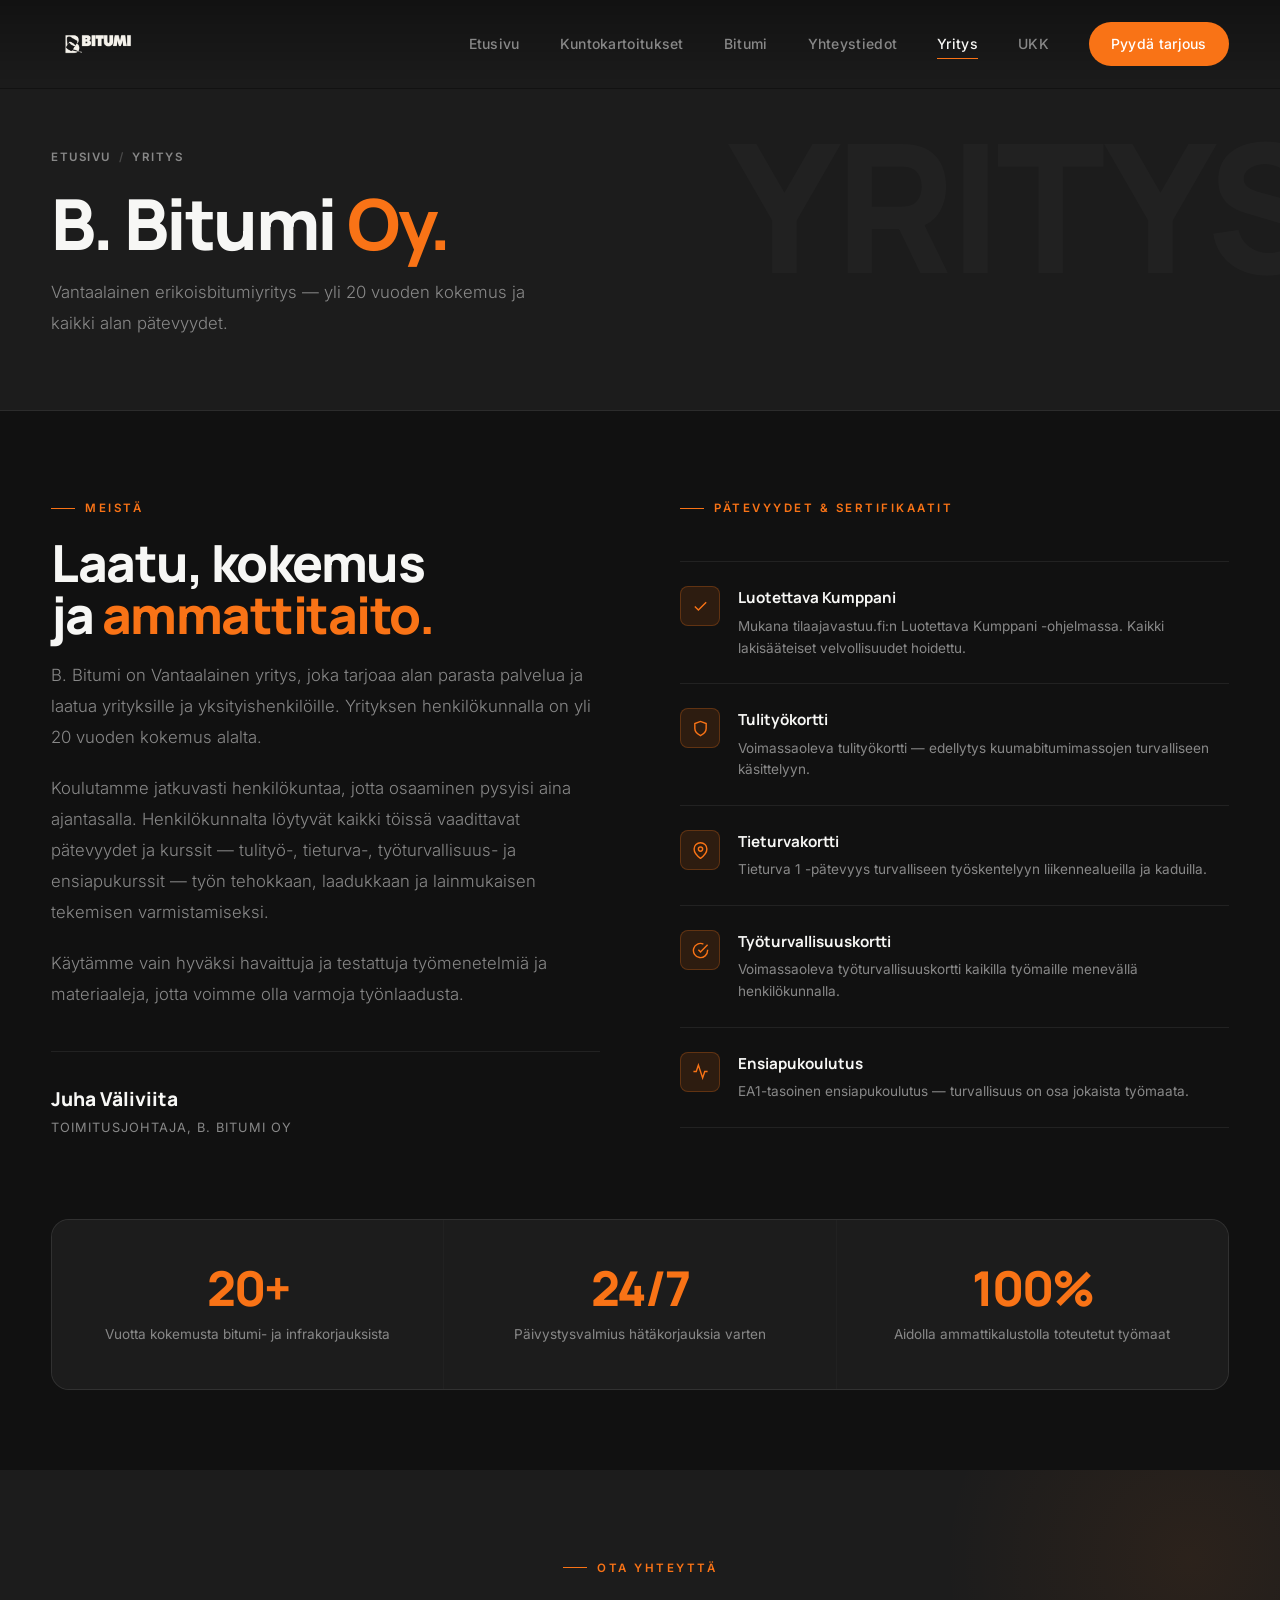
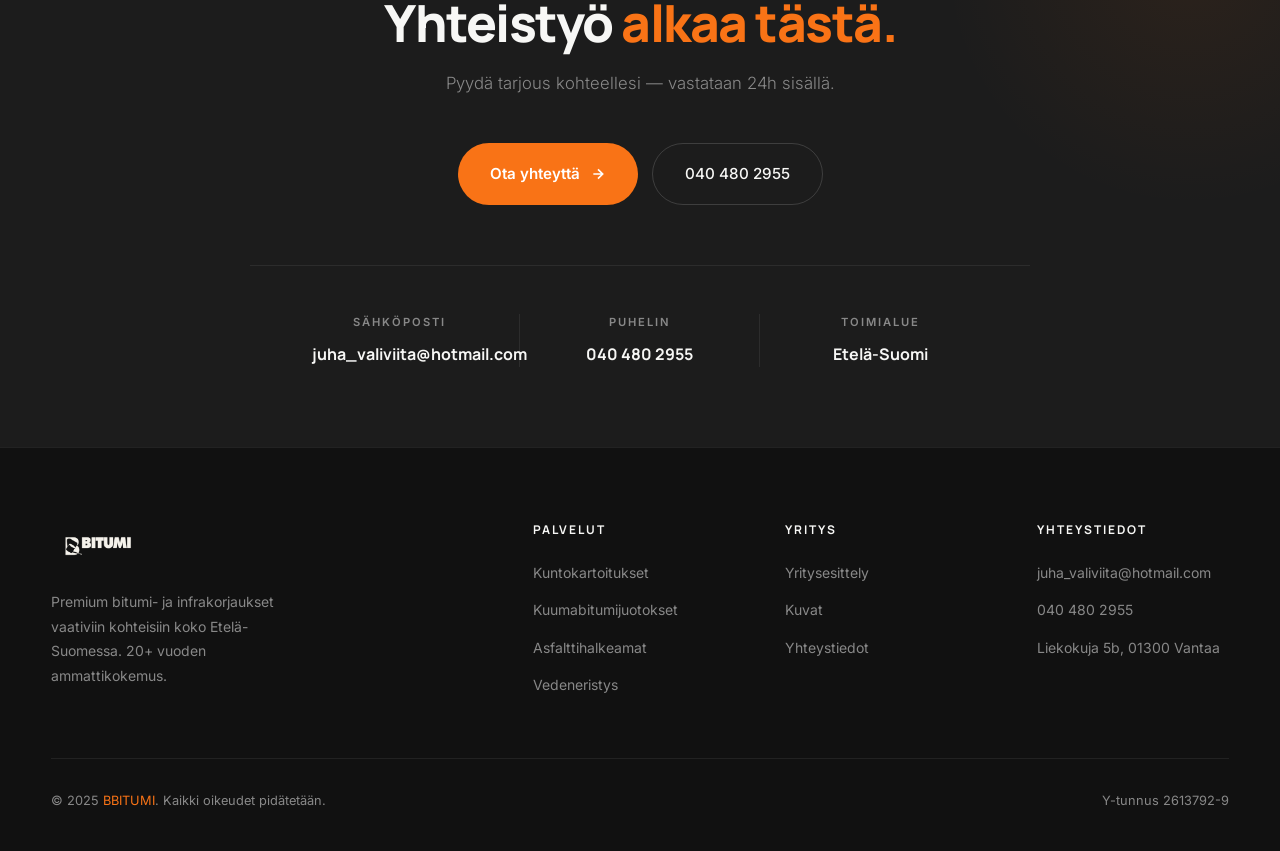
<file: yritys.html>
﻿<!DOCTYPE html>
<html lang="fi">
<head>
  <meta charset="UTF-8" />
  <meta name="viewport" content="width=device-width, initial-scale=1.0" />
  <meta name="description" content="B. Bitumi Oy – Vantaalainen bitumi- ja infrakorjausyritys. Yli 20 vuoden kokemus, ammattipätevyydet, laadukas toteutus." />
  <title>Yritys | BBITUMI</title>
  <link rel="preconnect" href="https://fonts.googleapis.com">
  <link rel="preconnect" href="https://fonts.gstatic.com" crossorigin>
  <link href="https://fonts.googleapis.com/css2?family=Inter:ital,wght@0,300;0,400;0,500;0,600;1,300&family=Manrope:wght@600;700;800;900&display=swap" rel="stylesheet">
  <link rel="stylesheet" href="style.css">
  <style>
    .yritys-grid {
      display: grid;
      grid-template-columns: 1fr 1fr;
      gap: 80px;
      align-items: start;
    }

    .yritys-text p {
      font-size: 1.05rem;
      color: var(--muted);
      line-height: 1.85;
      font-weight: 300;
      margin-top: 20px;
    }

    .yritys-text .signature {
      margin-top: 40px;
      padding-top: 32px;
      border-top: 1px solid var(--border);
    }
    .yritys-text .signature-name {
      font-family: var(--font-display);
      font-size: 1.2rem;
      font-weight: 800;
      color: var(--cream);
    }
    .yritys-text .signature-title {
      font-size: .8rem;
      color: var(--muted);
      margin-top: 4px;
      letter-spacing: 1px;
      text-transform: uppercase;
    }

    .certs-grid {
      display: flex;
      flex-direction: column;
      gap: 0;
    }
    .cert-item {
      display: flex;
      gap: 18px;
      align-items: flex-start;
      padding: 24px 0;
      border-bottom: 1px solid var(--border);
      transition: padding-left var(--t);
    }
    .cert-item:first-child { border-top: 1px solid var(--border); }
    .cert-item:hover { padding-left: 6px; }
    .cert-ico {
      width: 40px; height: 40px; min-width: 40px;
      background: var(--accent-dim);
      border: 1px solid var(--border-warm);
      border-radius: 8px;
      display: flex; align-items: center; justify-content: center;
      color: var(--accent);
    }
    .cert-body h4 {
      font-family: var(--font-display);
      font-weight: 700; font-size: .95rem;
      color: var(--cream); margin-bottom: 5px;
    }
    .cert-body p { font-size: .85rem; color: var(--muted); line-height: 1.6; }

    .stats-row {
      display: grid;
      grid-template-columns: repeat(3, 1fr);
      gap: 1px;
      background: var(--border);
      border: 1px solid var(--border);
      border-radius: 18px;
      overflow: hidden;
      margin-top: 80px;
    }
    .stat-box {
      background: var(--bg2);
      padding: 44px 36px;
      text-align: center;
      transition: background var(--t);
    }
    .stat-box:hover { background: #202020; }
    .stat-box-num {
      font-family: var(--font-display);
      font-size: 3rem;
      font-weight: 900;
      color: var(--accent);
      line-height: 1;
      letter-spacing: -2px;
      margin-bottom: 12px;
    }
    .stat-box-label { font-size: .85rem; color: var(--muted); line-height: 1.6; }

    @media(max-width:768px) {
      .yritys-grid { grid-template-columns:1fr; gap:48px; }
      .stats-row { grid-template-columns:1fr; }
    }
  </style>
</head>
<body>

  <nav class="navbar" id="navbar">
    <div class="container nav-inner">
      <a href="index.html" class="logo"><img src="bitumi-logo.png" alt="BBITUMI" height="36"></a>
      <div class="nav-links">
        <a href="index.html">Etusivu</a>
        <a href="kuntokartoitukset.html">Kuntokartoitukset</a>
        <a href="bitumi.html">Bitumi</a>
        <a href="yhteystiedot.html">Yhteystiedot</a>
        <a href="yritys.html" class="active">Yritys</a>
        <a href="index.html#ukk">UKK</a>
        <a href="yhteystiedot.html" class="nav-cta">Pyydä tarjous</a>
      </div>
      <div class="hamburger" id="ham"><span></span><span></span><span></span></div>
    </div>
  </nav>
  <div class="mob-menu" id="mobMenu">
    <a href="index.html">Etusivu</a>
    <a href="kuntokartoitukset.html">Kuntokartoitukset</a>
    <a href="bitumi.html">Bitumi</a>
    <a href="yhteystiedot.html">Yhteystiedot</a>
    <a href="yritys.html" class="active">Yritys</a>
    <a href="index.html#ukk">UKK</a>
    <a href="kuvat.html">Kuvat</a>
    <a href="yhteystiedot.html" class="mob-cta">Pyydä tarjous</a>
  </div>

  <!-- PAGE HERO -->
  <section class="page-hero">
    <div class="page-hero-bg" aria-hidden="true">YRITYS</div>
    <div class="container">
      <div class="breadcrumb reveal"><a href="index.html">Etusivu</a><span class="sep">/</span><span>Yritys</span></div>
      <h1 class="reveal d1">B. Bitumi <span class="hl">Oy.</span></h1>
      <p class="page-hero-sub reveal d2">Vantaalainen erikoisbitumiyritys — yli 20 vuoden kokemus ja kaikki alan pätevyydet.</p>
    </div>
  </section>

  <!-- ABOUT SECTION -->
  <section class="sec">
    <div class="container">
      <div class="yritys-grid">

        <div class="yritys-text">
          <div class="section-label reveal">Meistä</div>
          <h2 class="section-h reveal d1" style="max-width:100%;">
            Laatu, kokemus<br>ja <span class="hl">ammattitaito.</span>
          </h2>
          <p class="reveal d2">
            B. Bitumi on Vantaalainen yritys, joka tarjoaa alan parasta palvelua ja laatua yrityksille ja yksityishenkilöille. Yrityksen henkilökunnalla on yli 20 vuoden kokemus alalta.
          </p>
          <p class="reveal d3">
            Koulutamme jatkuvasti henkilökuntaa, jotta osaaminen pysyisi aina ajantasalla. Henkilökunnalta löytyvät kaikki töissä vaadittavat pätevyydet ja kurssit — tulityö-, tieturva-, työturvallisuus- ja ensiapukurssit — työn tehokkaan, laadukkaan ja lainmukaisen tekemisen varmistamiseksi.
          </p>
          <p class="reveal d4">
            Käytämme vain hyväksi havaittuja ja testattuja työmenetelmiä ja materiaaleja, jotta voimme olla varmoja työnlaadusta.
          </p>

          <div class="signature reveal d5">
            <div class="signature-name">Juha Väliviita</div>
            <div class="signature-title">Toimitusjohtaja, B. Bitumi Oy</div>
          </div>
        </div>

        <div>
          <div class="section-label reveal-right">Pätevyydet &amp; sertifikaatit</div>
          <div class="certs-grid" style="margin-top:24px;">

            <div class="cert-item reveal-right d1">
              <div class="cert-ico">
                <svg width="17" height="17" viewBox="0 0 24 24" fill="none" stroke="currentColor" stroke-width="2"><polyline points="20 6 9 17 4 12"/></svg>
              </div>
              <div class="cert-body">
                <h4>Luotettava Kumppani</h4>
                <p>Mukana tilaajavastuu.fi:n Luotettava Kumppani -ohjelmassa. Kaikki lakisääteiset velvollisuudet hoidettu.</p>
              </div>
            </div>

            <div class="cert-item reveal-right d2">
              <div class="cert-ico">
                <svg width="17" height="17" viewBox="0 0 24 24" fill="none" stroke="currentColor" stroke-width="2"><path d="M12 22s8-4 8-10V5l-8-3-8 3v7c0 6 8 10 8 10z"/></svg>
              </div>
              <div class="cert-body">
                <h4>Tulityökortti</h4>
                <p>Voimassaoleva tulityökortti — edellytys kuumabitumimassojen turvalliseen käsittelyyn.</p>
              </div>
            </div>

            <div class="cert-item reveal-right d3">
              <div class="cert-ico">
                <svg width="17" height="17" viewBox="0 0 24 24" fill="none" stroke="currentColor" stroke-width="2"><path d="M21 10c0 7-9 13-9 13S3 17 3 10a9 9 0 0118 0z"/><circle cx="12" cy="10" r="3"/></svg>
              </div>
              <div class="cert-body">
                <h4>Tieturvakortti</h4>
                <p>Tieturva 1 -pätevyys turvalliseen työskentelyyn liikennealueilla ja kaduilla.</p>
              </div>
            </div>

            <div class="cert-item reveal-right d4">
              <div class="cert-ico">
                <svg width="17" height="17" viewBox="0 0 24 24" fill="none" stroke="currentColor" stroke-width="2"><path d="M22 11.08V12a10 10 0 11-5.93-9.14"/><polyline points="22 4 12 14.01 9 11.01"/></svg>
              </div>
              <div class="cert-body">
                <h4>Työturvallisuuskortti</h4>
                <p>Voimassaoleva työturvallisuuskortti kaikilla työmaille menevällä henkilökunnalla.</p>
              </div>
            </div>

            <div class="cert-item reveal-right d5">
              <div class="cert-ico">
                <svg width="17" height="17" viewBox="0 0 24 24" fill="none" stroke="currentColor" stroke-width="2"><path d="M22 12h-4l-3 9L9 3l-3 9H2"/></svg>
              </div>
              <div class="cert-body">
                <h4>Ensiapukoulutus</h4>
                <p>EA1-tasoinen ensiapukoulutus — turvallisuus on osa jokaista työmaata.</p>
              </div>
            </div>

          </div>
        </div>
      </div>

      <!-- Stats row -->
      <div class="stats-row">
        <div class="stat-box reveal">
          <div class="stat-box-num">20+</div>
          <div class="stat-box-label">Vuotta kokemusta bitumi- ja infrakorjauksista</div>
        </div>
        <div class="stat-box reveal d1">
          <div class="stat-box-num">24/7</div>
          <div class="stat-box-label">Päivystysvalmius hätäkorjauksia varten</div>
        </div>
        <div class="stat-box reveal d2">
          <div class="stat-box-num">100%</div>
          <div class="stat-box-label">Aidolla ammattikalustolla toteutetut työmaat</div>
        </div>
      </div>

    </div>
  </section>

  <!-- CTA -->
  <section class="cta-band">
    <div class="container">
      <div class="cta-inner">
        <div class="section-label reveal">Ota yhteyttä</div>
        <h2 class="section-h reveal d1">Yhteistyö <span class="hl">alkaa tästä.</span></h2>
        <p class="section-p reveal d2">Pyydä tarjous kohteellesi — vastataan 24h sisällä.</p>
        <div class="cta-btns reveal d3">
          <a href="mailto:juha_valiviita@hotmail.com" class="btn-primary">
            Ota yhteyttä
            <svg width="16" height="16" viewBox="0 0 24 24" fill="none" stroke="currentColor" stroke-width="2.5"><path d="M5 12h14M12 5l7 7-7 7"/></svg>
          </a>
          <a href="tel:+358404802955" class="btn-ghost">040 480 2955</a>
        </div>
        <div class="cta-contacts reveal d4">
          <div class="cc-item"><div class="cc-label">Sähköposti</div><a href="mailto:juha_valiviita@hotmail.com" class="cc-val">juha_valiviita@hotmail.com</a></div>
          <div class="cc-item"><div class="cc-label">Puhelin</div><a href="tel:+358404802955" class="cc-val">040 480 2955</a></div>
          <div class="cc-item"><div class="cc-label">Toimialue</div><div class="cc-val">Etelä-Suomi</div></div>
        </div>
      </div>
    </div>
  </section>

  <footer class="footer">
    <div class="container">
      <div class="footer-grid">
        <div class="footer-brand">
          <a href="index.html" class="logo"><img src="bitumi-logo.png" alt="BBITUMI" height="36"></a>
          <p>Premium bitumi- ja infrakorjaukset vaativiin kohteisiin koko Etelä-Suomessa. 20+ vuoden ammattikokemus.</p>
        </div>
        <div class="footer-col"><h6>Palvelut</h6><ul>
          <li><a href="kuntokartoitukset.html">Kuntokartoitukset</a></li>
          <li><a href="bitumi.html">Kuumabitumijuotokset</a></li>
          <li><a href="bitumi.html">Asfalttihalkeamat</a></li>
          <li><a href="bitumi.html">Vedeneristys</a></li>
        </ul></div>
        <div class="footer-col"><h6>Yritys</h6><ul>
          <li><a href="yritys.html">Yritysesittely</a></li>
          <li><a href="kuvat.html">Kuvat</a></li>
          <li><a href="yhteystiedot.html">Yhteystiedot</a></li>
        </ul></div>
        <div class="footer-col"><h6>Yhteystiedot</h6><ul>
          <li><a href="mailto:juha_valiviita@hotmail.com">juha_valiviita@hotmail.com</a></li>
          <li><a href="tel:+358404802955">040 480 2955</a></li>
          <li><a href="#">Liekokuja 5b, 01300 Vantaa</a></li>
        </ul></div>
      </div>
      <div class="footer-bottom">
        <p>&copy; 2025 <span class="acc">BBITUMI</span>. Kaikki oikeudet pidätetään.</p>
        <p>Y-tunnus 2613792-9</p>
      </div>
    </div>
  </footer>

  <script>
    const navbar = document.getElementById('navbar');
    window.addEventListener('scroll', () => navbar.classList.toggle('scrolled', window.scrollY > 20), {passive:true});
    const ham = document.getElementById('ham'), mob = document.getElementById('mobMenu');
    ham.addEventListener('click', () => { ham.classList.toggle('open'); mob.classList.toggle('open'); });
    mob.querySelectorAll('a').forEach(a => a.addEventListener('click', () => { ham.classList.remove('open'); mob.classList.remove('open'); }));
    const ro = new IntersectionObserver(entries => entries.forEach(e => { if(e.isIntersecting){e.target.classList.add('in');ro.unobserve(e.target);} }), {threshold:.1,rootMargin:'0px 0px -50px 0px'});
    document.querySelectorAll('.reveal,.reveal-left,.reveal-right').forEach(el => ro.observe(el));
  </script>
</body>
</html>
</file>
<file: style.css>
/* BBITUMI v2 – Shared Stylesheet */

:root {
  --bg:           #111111;
  --bg2:          #1C1C1C;
  --bg3:          #161616;
  --accent:       #F97316;
  --accent-dim:   rgba(249,115,22,0.12);
  --accent-hover: #EA6C0A;
  --cream:        #F7F7F5;
  --muted:        #888888;
  --border:       rgba(255,255,255,0.07);
  --border-warm:  rgba(249,115,22,0.25);
  --font-display: 'Manrope', sans-serif;
  --font-body:    'Inter', sans-serif;
  --ease:         cubic-bezier(0.4, 0, 0.2, 1);
  --ease-out:     cubic-bezier(0, 0, 0.2, 1);
  --t:            0.3s;
  --t-slow:       0.7s;
  --section-pad:  80px;
}

*, *::before, *::after { margin:0; padding:0; box-sizing:border-box; }
html { scroll-behavior:smooth; -webkit-font-smoothing:antialiased; -moz-osx-font-smoothing:grayscale; }
body { font-family:var(--font-body); background:var(--bg); color:var(--cream); overflow-x:hidden; line-height:1.6; }
a { text-decoration:none; color:inherit; }
img { max-width:100%; display:block; }
button { border:none; background:none; cursor:pointer; font:inherit; color:inherit; }

::-webkit-scrollbar { width:4px; }
::-webkit-scrollbar-track { background:var(--bg); }
::-webkit-scrollbar-thumb { background:var(--accent); border-radius:2px; }

.container { width:min(1280px,92%); margin:0 auto; }

/* ── Reveal ─────────────────────────────────────── */
.reveal       { opacity:0; transform:translateY(36px);  transition:opacity .9s var(--ease),transform .9s var(--ease); }
.reveal.in    { opacity:1; transform:translateY(0); }
.reveal-left  { opacity:0; transform:translateX(-40px); transition:opacity .9s var(--ease),transform .9s var(--ease); }
.reveal-left.in { opacity:1; transform:translateX(0); }
.reveal-right { opacity:0; transform:translateX(40px);  transition:opacity .9s var(--ease),transform .9s var(--ease); }
.reveal-right.in { opacity:1; transform:translateX(0); }
.d1{transition-delay:.1s} .d2{transition-delay:.2s} .d3{transition-delay:.3s}
.d4{transition-delay:.4s} .d5{transition-delay:.5s} .d6{transition-delay:.6s}

/* ── Navbar ──────────────────────────────────────── */
.navbar { position:fixed; top:0; width:100%; z-index:900; background:linear-gradient(to bottom,rgba(0,0,0,0.35) 0%,transparent 100%); transition:background 0.55s var(--ease-out),border-color 0.55s var(--ease-out); border-bottom:1px solid transparent; }
.navbar.scrolled { background:rgba(17,17,17,.95); backdrop-filter:blur(20px) saturate(180%); -webkit-backdrop-filter:blur(20px) saturate(180%); border-bottom-color:var(--border); }
.nav-inner { height:88px; display:flex; align-items:center; justify-content:space-between; }
.logo { display:flex; align-items:center; line-height:1; }
.logo img { display:block; height:52px; width:auto; }
.nav-links { display:flex; gap:40px; align-items:center; }
.nav-links > a { font-size:.875rem; font-weight:500; color:var(--muted); letter-spacing:.3px; transition:color var(--t) var(--ease); position:relative; }
.nav-links > a:not(.nav-cta)::after { content:''; position:absolute; bottom:-4px; left:0; width:0; height:1px; background:var(--accent); transition:width var(--t) var(--ease); }
.nav-links > a:not(.nav-cta):hover,
.nav-links > a:not(.nav-cta).active { color:var(--cream); }
.nav-links > a:not(.nav-cta):hover::after,
.nav-links > a:not(.nav-cta).active::after { width:100%; }
.nav-cta { padding:11px 22px; background:var(--accent); border-radius:999px; font-weight:600; font-size:.85rem; color:#fff !important; transition:background var(--t),transform var(--t),box-shadow var(--t); }
.nav-cta:hover { background:var(--accent-hover); transform:translateY(-2px); box-shadow:0 8px 28px rgba(249,115,22,.35); }

.hamburger { display:none; flex-direction:column; gap:5px; padding:6px; cursor:pointer; }
.hamburger span { display:block; width:22px; height:1.5px; background:var(--cream); transition:var(--t) var(--ease); }
.hamburger.open span:nth-child(1) { transform:translateY(6.5px) rotate(45deg); }
.hamburger.open span:nth-child(2) { opacity:0; transform:scaleX(0); }
.hamburger.open span:nth-child(3) { transform:translateY(-6.5px) rotate(-45deg); }

.mob-menu { display:none; flex-direction:column; position:fixed; top:80px; left:0; right:0; background:rgba(17,17,17,.97); backdrop-filter:blur(20px); border-bottom:1px solid var(--border); z-index:899; padding:12px 0 24px; }
.mob-menu.open { display:flex; }
.mob-menu a { padding:16px 5%; font-size:1rem; font-weight:500; color:var(--muted); border-bottom:1px solid var(--border); transition:color var(--t); }
.mob-menu a:hover, .mob-menu a.active { color:var(--cream); }
.mob-menu .mob-cta { margin:20px 5% 0; text-align:center; padding:16px; background:var(--accent); border-radius:999px; color:#fff !important; font-weight:600; border:none; }

/* ── Buttons ─────────────────────────────────────── */
.btn-primary { display:inline-flex; align-items:center; gap:10px; padding:18px 32px; background:var(--accent); color:#fff; border-radius:999px; font-weight:600; font-size:.95rem; transition:background var(--t),transform var(--t),box-shadow var(--t); }
.btn-primary svg { transition:transform .3s var(--ease); }
.btn-primary:hover { background:var(--accent-hover); transform:translateY(-3px); box-shadow:0 14px 36px rgba(249,115,22,.4); }
.btn-primary:hover svg { transform:translateX(4px); }
.btn-ghost { display:inline-flex; align-items:center; gap:10px; padding:18px 32px; border:1px solid rgba(255,255,255,.15); color:var(--cream); border-radius:999px; font-weight:500; font-size:.95rem; transition:border-color var(--t),background var(--t); }
.btn-ghost:hover { background:rgba(255,255,255,.07); border-color:rgba(255,255,255,.3); }

/* ── Typography helpers ──────────────────────────── */
.section-label { display:inline-flex; align-items:center; gap:10px; font-size:.72rem; font-weight:600; letter-spacing:2.5px; text-transform:uppercase; color:var(--accent); margin-bottom:20px; }
.section-label::before { content:''; display:block; width:24px; height:1px; background:var(--accent); }
.section-h { font-family:var(--font-display); font-size:clamp(2.2rem,4vw,3.8rem); font-weight:900; line-height:1.0; letter-spacing:-1.5px; color:var(--cream); }
.section-h .hl { color:var(--accent); }
.section-p { font-size:1.05rem; color:var(--muted); line-height:1.8; font-weight:300; max-width:560px; margin-top:20px; }

/* ── Page Hero (sub-pages) ───────────────────────── */
.page-hero { padding:148px 0 72px; background:var(--bg2); position:relative; overflow:hidden; border-bottom:1px solid var(--border); }
.page-hero-bg { position:absolute; right:-40px; top:50%; transform:translateY(-50%); font-family:var(--font-display); font-size:clamp(6rem,14vw,13rem); font-weight:900; color:rgba(255,255,255,.022); letter-spacing:-6px; pointer-events:none; user-select:none; white-space:nowrap; }
.breadcrumb { display:flex; align-items:center; gap:8px; font-size:.72rem; font-weight:600; letter-spacing:1.5px; text-transform:uppercase; color:var(--muted); margin-bottom:24px; }
.breadcrumb a:hover { color:var(--cream); }
.breadcrumb .sep { color:rgba(255,255,255,.2); }
.page-hero h1 { font-family:var(--font-display); font-size:clamp(2.6rem,5.5vw,5rem); font-weight:900; line-height:.95; letter-spacing:-2.5px; color:var(--cream); max-width:760px; }
.page-hero h1 .hl { color:var(--accent); }
.page-hero-sub { margin-top:20px; font-size:1.05rem; color:var(--muted); line-height:1.8; font-weight:300; max-width:520px; }

/* ── Content sections ────────────────────────────── */
.sec { padding:var(--section-pad) 0; }
.sec.alt { background:var(--bg2); }

/* ── Hero split ──────────────────────────────────── */
.hero-split {
  display: grid;
  grid-template-columns: 1fr 1fr;
  gap: 80px;
  align-items: center;
  width: 100%;
}
.hero-right {
  display: grid;
  grid-template-columns: 1fr 1fr;
  gap: 1px;
  background: var(--border);
  border: 1px solid rgba(249,115,22,0.15);
  border-radius: 20px;
  overflow: hidden;
}
.hero-stat {
  background: rgba(17,17,17,0.8);
  backdrop-filter: blur(16px);
  -webkit-backdrop-filter: blur(16px);
  padding: 32px 28px;
  transition: background var(--t);
  position: relative;
}
.hero-stat::before {
  content: '';
  position: absolute;
  top: 0; left: 0; right: 0;
  height: 2px;
  background: var(--accent);
  transform: scaleX(0);
  transform-origin: left;
  transition: transform var(--t-slow) var(--ease);
}
.hero-stat:hover { background: rgba(28,28,28,0.9); }
.hero-stat:hover::before { transform: scaleX(1); }
.hero-stat-num {
  font-family: var(--font-display);
  font-size: 2.8rem;
  font-weight: 900;
  color: var(--accent);
  line-height: 1;
  letter-spacing: -2px;
  margin-bottom: 8px;
}
.hero-stat-desc {
  font-size: 0.78rem;
  color: var(--muted);
  line-height: 1.55;
}

/* ── FAQ ─────────────────────────────────────────── */
.faq { padding: var(--section-pad) 0; background: var(--bg2); }
.faq-header { margin-bottom: 44px; }
.faq-grid {
  display: grid;
  grid-template-columns: repeat(3, 1fr);
  gap: 1px;
  background: var(--border);
  border: 1px solid var(--border);
  border-radius: 20px;
  overflow: hidden;
}
.faq-card {
  background: var(--bg2);
  padding: 28px 24px;
  transition: background var(--t);
  position: relative;
}
.faq-card::before {
  content: '';
  position: absolute;
  top: 0; left: 0; right: 0;
  height: 2px;
  background: var(--accent);
  transform: scaleX(0);
  transform-origin: left;
  transition: transform var(--t-slow) var(--ease);
}
.faq-card:hover { background: #202020; }
.faq-card:hover::before { transform: scaleX(1); }
.faq-card-num {
  font-family: var(--font-display);
  font-size: 0.68rem;
  font-weight: 700;
  letter-spacing: 3px;
  color: var(--accent);
  opacity: 0.5;
  margin-bottom: 14px;
}
.faq-card-q {
  font-family: var(--font-display);
  font-size: 1rem;
  font-weight: 800;
  color: var(--cream);
  margin-bottom: 10px;
  line-height: 1.3;
}
.faq-card-a {
  font-size: 0.875rem;
  color: var(--muted);
  line-height: 1.75;
}

/* ── Process-ref cards ───────────────────────────── */
.refs .proc-ref {
  background: var(--bg-light2, #f2efe9);
  border: 1px solid rgba(0,0,0,0.09);
}
.refs .proc-ref-loc,
.refs .proc-ref-desc { color: var(--muted-dark, #6b6660); }
.refs .proc-ref-title { color: var(--text-dark, #1a1917); }
.refs .proc-steps { background: #d8d3cc; }

.proc-ref {
  background: var(--bg2);
  border: 1px solid var(--border);
  border-radius: 18px;
  overflow: hidden;
  transition: border-color var(--t), transform var(--t-slow), box-shadow var(--t-slow);
}
.proc-ref:hover {
  border-color: var(--border-warm);
  transform: translateY(-4px);
  box-shadow: 0 24px 48px rgba(0,0,0,0.4);
}
.proc-steps {
  display: grid;
  grid-template-columns: 1fr auto 1fr auto 1fr;
  gap: 0;
  padding: 14px;
  background: var(--bg3);
  align-items: center;
}
.proc-step-img {
  border-radius: 10px;
  overflow: hidden;
  position: relative;
  aspect-ratio: 4/3;
}
.proc-step-bg {
  width: 100%; height: 100%;
  transition: transform 0.7s var(--ease-out);
}
.proc-ref:hover .proc-step-bg { transform: scale(1.04); }
.proc-step-label {
  position: absolute;
  bottom: 8px; left: 8px;
  padding: 3px 8px;
  background: rgba(0,0,0,0.75);
  border-radius: 999px;
  font-size: 0.62rem;
  font-weight: 700;
  letter-spacing: 1.2px;
  text-transform: uppercase;
  color: var(--accent);
  backdrop-filter: blur(6px);
}
.proc-arrow {
  font-size: 1rem;
  color: var(--accent);
  opacity: 0.35;
  padding: 0 14px;
  user-select: none;
}
.proc-ref-body { padding: 18px 24px 22px; }
.proc-ref-loc {
  font-size: 0.7rem;
  font-weight: 500;
  letter-spacing: 1.5px;
  text-transform: uppercase;
  color: var(--muted);
  margin-bottom: 8px;
}
.proc-ref-title {
  font-family: var(--font-display);
  font-size: 1.15rem;
  font-weight: 800;
  letter-spacing: -0.3px;
  color: var(--cream);
  margin-bottom: 8px;
}
.proc-ref-desc { font-size: 0.875rem; color: var(--muted); line-height: 1.7; }
.ref-tags { display:flex; gap:8px; flex-wrap:wrap; margin-top:14px; }
.ref-tag { padding:4px 11px; background:var(--accent-dim); border:1px solid var(--border-warm); border-radius:999px; font-size:.72rem; font-weight:600; color:var(--accent); }

/* ── CTA band ────────────────────────────────────── */
.cta-band { padding:var(--section-pad) 0; background:var(--bg2); position:relative; overflow:hidden; }
.cta-band::before { content:''; position:absolute; top:-160px; right:-160px; width:500px; height:500px; background:radial-gradient(circle,rgba(249,115,22,.07) 0%,transparent 70%); pointer-events:none; }
.cta-inner { position:relative; z-index:1; text-align:center; max-width:780px; margin:0 auto; }
.cta-inner .section-label { justify-content:center; }
.cta-inner .section-h,
.cta-inner .section-p { text-align:center; margin-left:auto; margin-right:auto; }
.cta-btns { display:flex; gap:14px; justify-content:center; flex-wrap:wrap; margin-top:44px; }
.cta-contacts { display:flex; justify-content:center; margin-top:60px; border-top:1px solid var(--border); padding-top:48px; }
.cc-item { flex:1; max-width:240px; text-align:center; padding:0 32px; border-right:1px solid var(--border); }
.cc-item:last-child { border-right:none; }
.cc-label { font-size:.7rem; font-weight:600; letter-spacing:2px; text-transform:uppercase; color:var(--muted); margin-bottom:10px; }
.cc-val { font-family:var(--font-display); font-size:1rem; font-weight:700; color:var(--cream); transition:color var(--t); display:block; }
.cc-val:hover { color:var(--accent); }

/* ── Footer ──────────────────────────────────────── */
.footer { background:var(--bg); border-top:1px solid var(--border); padding:72px 0 40px; }
.footer-grid { display:grid; grid-template-columns:2.2fr 1fr 1fr 1fr; gap:60px; margin-bottom:60px; }
.footer-brand .logo { display:block; margin-bottom:18px; }
.footer-brand p { font-size:.875rem; color:var(--muted); line-height:1.75; max-width:260px; }
.footer-col h6 { font-family:var(--font-display); font-weight:700; font-size:.75rem; letter-spacing:2px; text-transform:uppercase; color:var(--cream); margin-bottom:20px; }
.footer-col ul { list-style:none; display:flex; flex-direction:column; gap:12px; }
.footer-col ul li a { font-size:.875rem; color:var(--muted); transition:color var(--t); }
.footer-col ul li a:hover { color:var(--cream); }
.footer-bottom { display:flex; justify-content:space-between; align-items:center; padding-top:32px; border-top:1px solid var(--border); }
.footer-bottom p { font-size:.8rem; color:var(--muted); }
.footer-bottom .acc { color:var(--accent); }

/* ── Responsive ──────────────────────────────────── */
@media (max-width:1024px) {
  .footer-grid { grid-template-columns:1fr 1fr; gap:40px; }
  .hero-split { gap: 48px; }
}
@media (max-width:768px) {
  .nav-links { display:none; }
  .hamburger { display:flex; }
  .page-hero-bg { display:none; }
  .hero-split { grid-template-columns:1fr; gap:40px; }
  .hero-right { grid-template-columns:1fr 1fr; }
  .faq-grid { grid-template-columns:1fr; }
  .proc-steps { grid-template-columns:1fr; gap:10px; }
  .proc-arrow { display:none; }
  .cta-contacts { flex-direction:column; align-items:center; gap:24px; }
  .cc-item { border-right:none; border-bottom:1px solid var(--border); padding:0 0 24px; max-width:100%; }
  .cc-item:last-child { border-bottom:none; padding-bottom:0; }
  .footer-grid { grid-template-columns:1fr; gap:32px; }
  .footer-bottom { flex-direction:column; gap:10px; text-align:center; }
}
@media (max-width:520px) {
  .hero-right { grid-template-columns:1fr; }
  .cta-btns { flex-direction:column; align-items:center; }
  .btn-primary,.btn-ghost { justify-content:center; width:100%; }
  .sec { padding:64px 0; }
  .cta-band { padding:64px 0; }
  .faq { padding:64px 0; }
}
</file>
